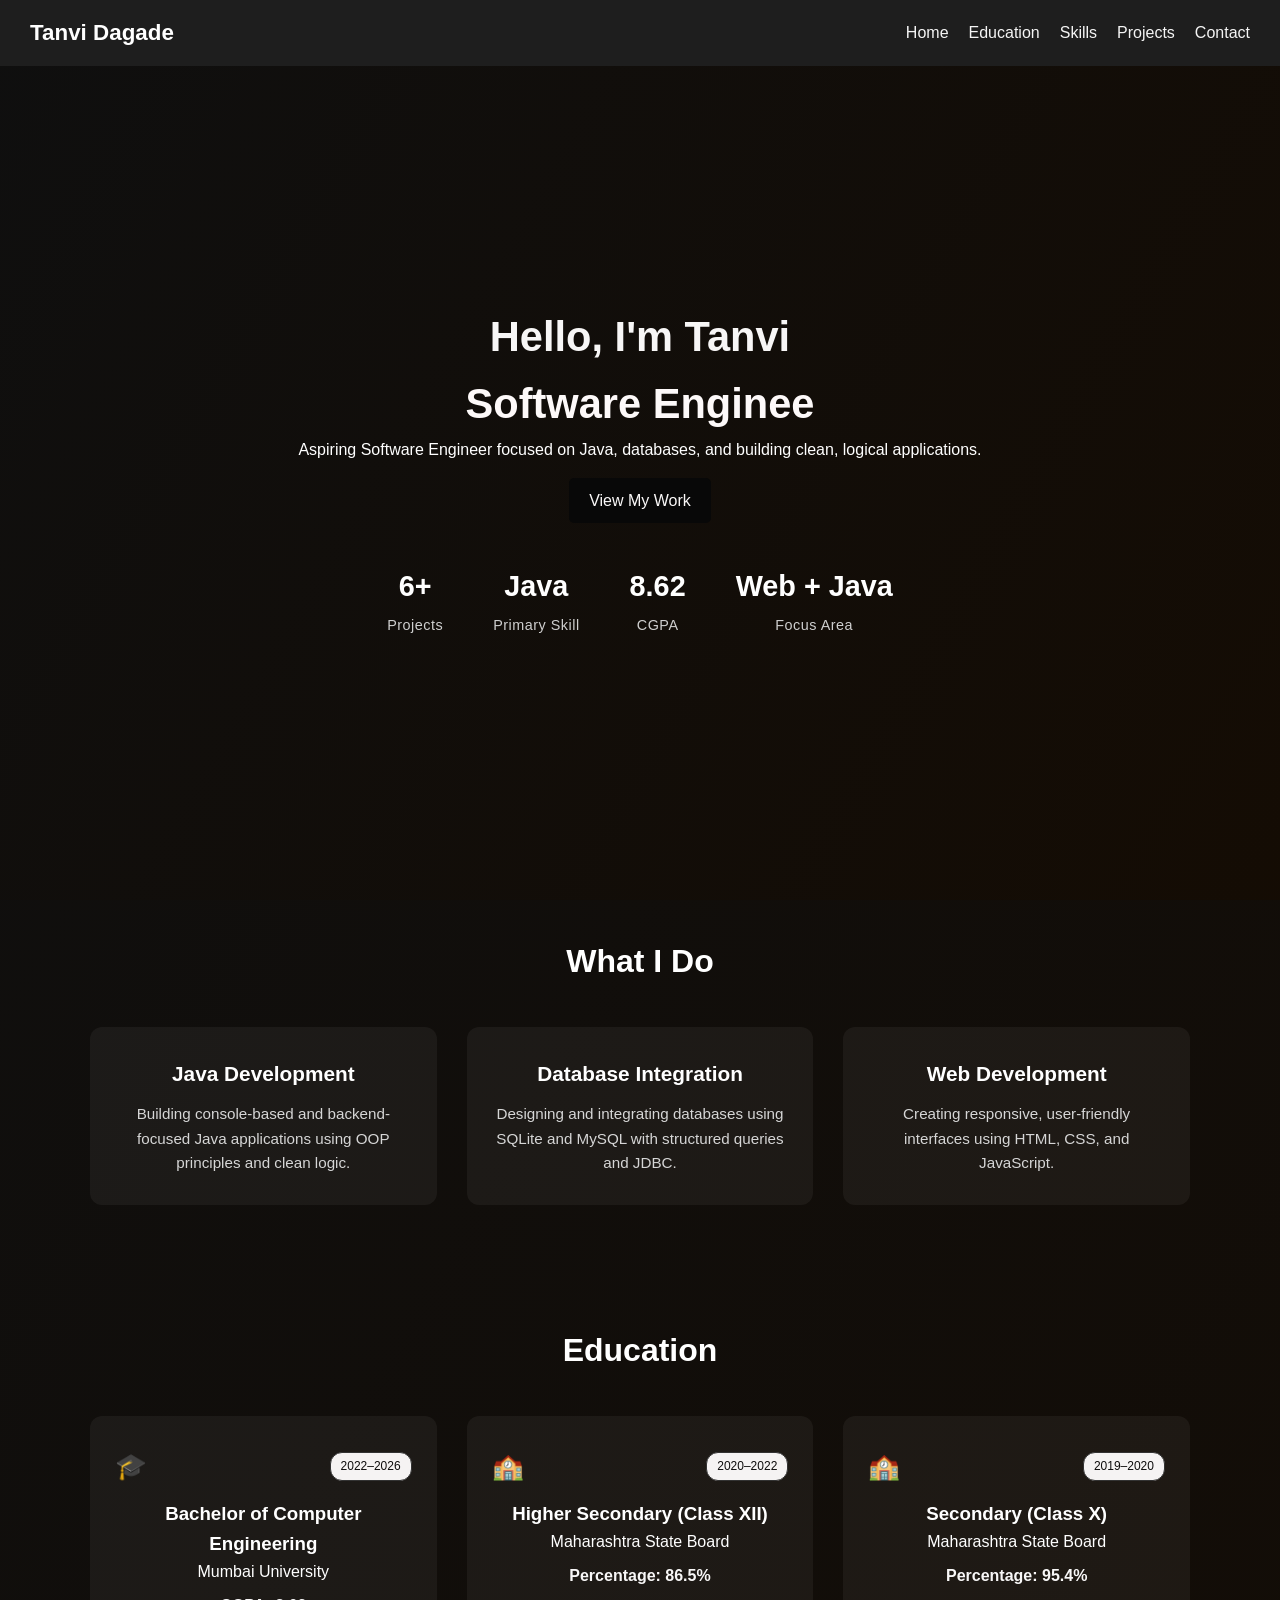
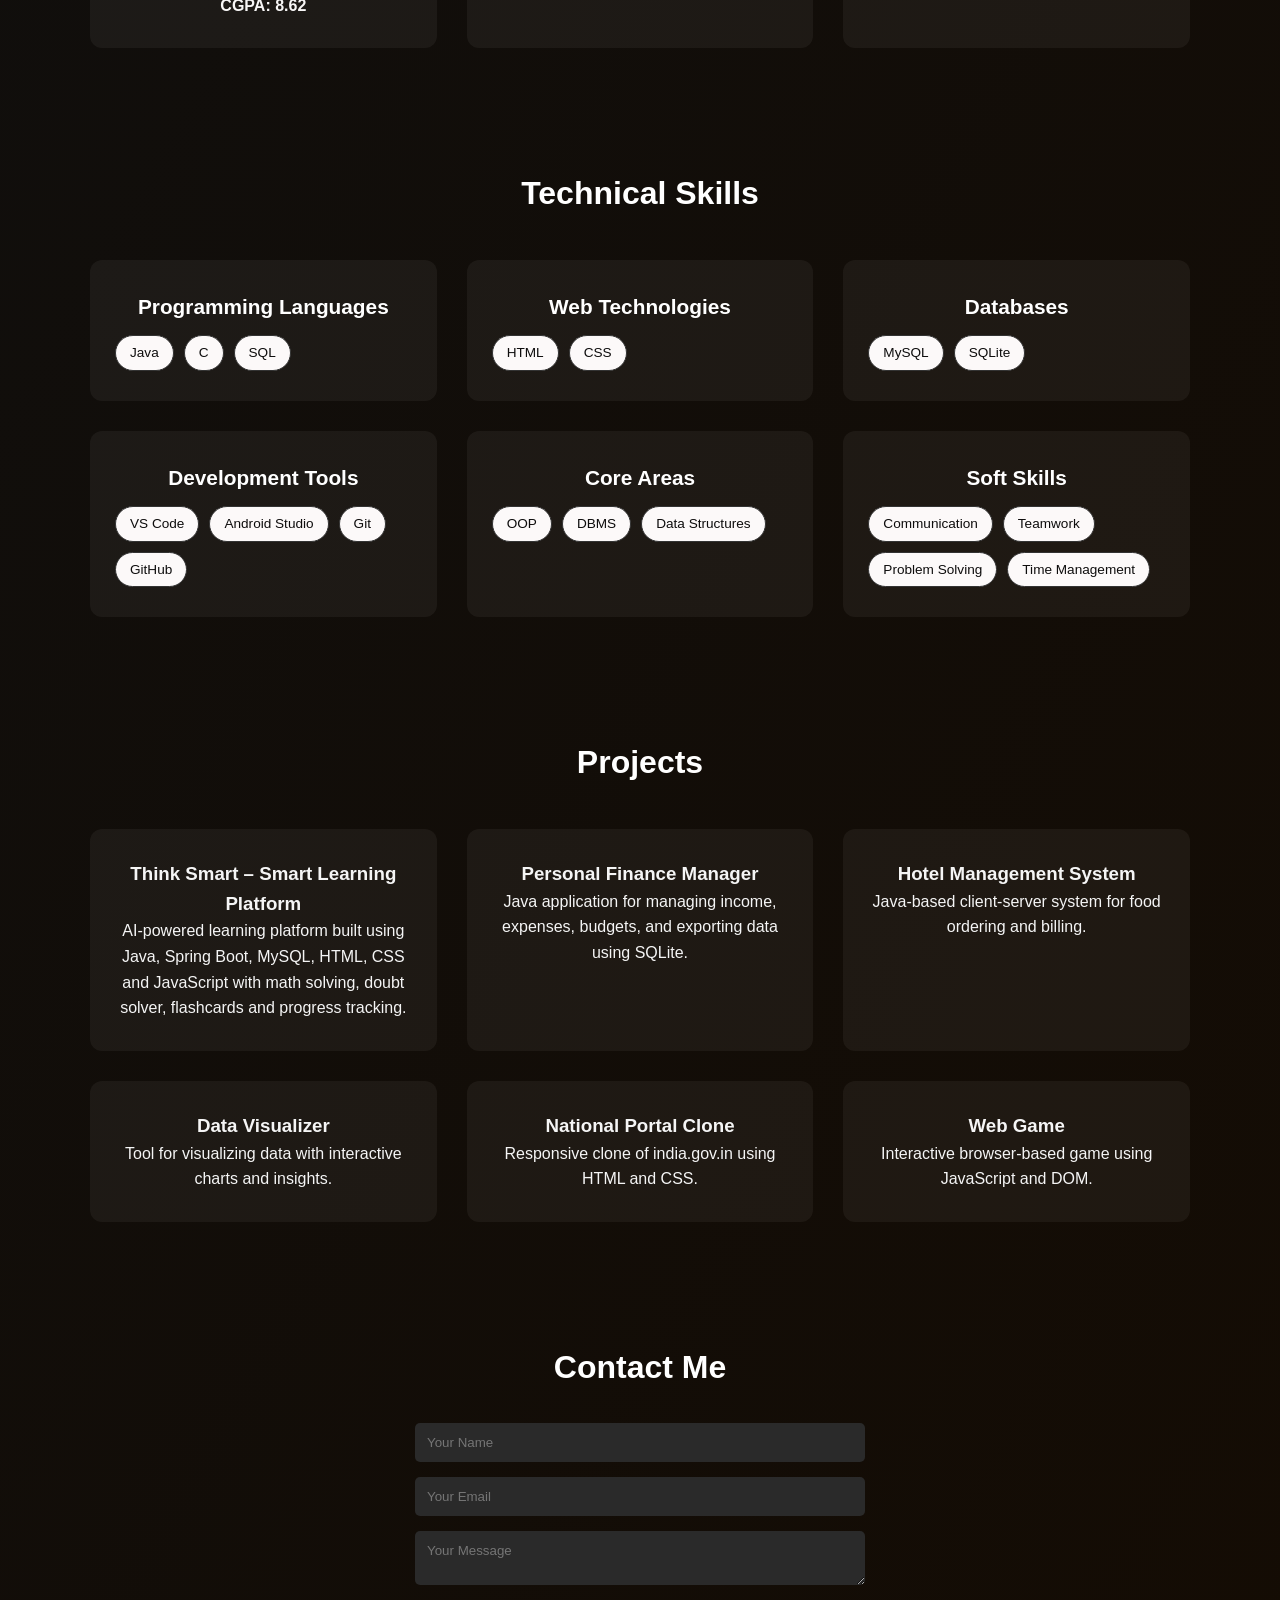
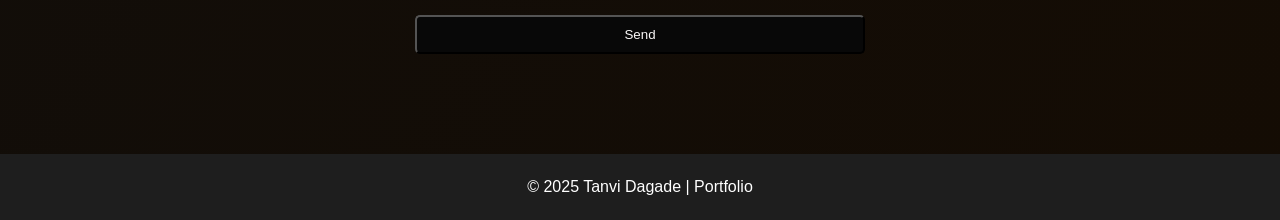
<file: index.html>
<!DOCTYPE html>
<html lang="en">

<head>
    <meta charset="UTF-8" />
    <meta name="viewport" content="width=device-width, initial-scale=1.0" />
    <title>Tanvi Dagade - Portfolio</title>
    <link rel="stylesheet" href="style.css" />
</head>

<body>

    <!-- Floating Background -->
    <div class="floating-bg">
        <span></span>
        <span></span>
        <span></span>
        <span></span>
        <span></span>
        <span></span>
    </div>

    <!-- ===== Navbar ===== -->
    <header>
        <nav>
            <h2 class="logo">Tanvi Dagade</h2>
            <ul class="nav-links">
                <li><a href="#home">Home</a></li>
                <li><a href="#education">Education</a></li>
                <li><a href="#skills">Skills</a></li>
                <li><a href="#projects">Projects</a></li>
                <li><a href="#contact">Contact</a></li>
            </ul>
        </nav>
    </header>

    <!-- ===== Hero ===== -->
    <section id="home" class="section hero">
        <div class="hero-content">
            <h1 style="color: rgb(247, 246, 246);">
                Hello, I'm Tanvi <br>
                <span class="highlight" id="typing" style="color: rgb(253, 249, 249);"></span>
            </h1>

            <p>
                Aspiring Software Engineer focused on Java, databases,
                and building clean, logical applications.
            </p>

            <a href="#projects" class="btn">View My Work</a>

            <!-- HERO STATS -->
            <div class="hero-stats">
                <div>
                    <h3>6+</h3>
                    <p>Projects</p>
                </div>
                <div>
                    <h3>Java</h3>
                    <p>Primary Skill</p>
                </div>
                <div>
                    <h3>8.62</h3>
                    <p>CGPA</p>
                </div>
                <div>
                    <h3>Web + Java</h3>
                    <p>Focus Area</p>
                </div>
            </div>
        </div>
    </section>

    <!-- ===== What I Do ===== -->
    <section class="section what-i-do">
        <h2 class="section-title">What I Do</h2>

        <div class="what-grid">
            <div class="what-card">
                <h3>Java Development</h3>
                <p>
                    Building console-based and backend-focused Java applications
                    using OOP principles and clean logic.
                </p>
            </div>

            <div class="what-card">
                <h3>Database Integration</h3>
                <p>
                    Designing and integrating databases using SQLite and MySQL
                    with structured queries and JDBC.
                </p>
            </div>

            <div class="what-card">
                <h3>Web Development</h3>
                <p>
                    Creating responsive, user-friendly interfaces using
                    HTML, CSS, and JavaScript.
                </p>
            </div>
        </div>
    </section>

    <!-- ===== Education ===== -->
    <section id="education" class="section">
        <h2 class="section-title">Education</h2>

        <div class="education-grid">

            <div class="education-card">
                <div class="edu-header">
                    <span class="edu-icon">🎓</span>
                    <span class="edu-badge">2022–2026</span>
                </div>
                <h3>Bachelor of Computer Engineering</h3>
                <p>Mumbai University</p>
                <p class="edu-score">CGPA: 8.62</p>
            </div>

            <div class="education-card">
                <div class="edu-header">
                    <span class="edu-icon">🏫</span>
                    <span class="edu-badge">2020–2022</span>
                </div>
                <h3>Higher Secondary (Class XII)</h3>
                <p>Maharashtra State Board</p>
                <p class="edu-score">Percentage: 86.5%</p>
            </div>

            <div class="education-card">
                <div class="edu-header">
                    <span class="edu-icon">🏫</span>
                    <span class="edu-badge">2019–2020</span>
                </div>
                <h3>Secondary (Class X)</h3>
                <p>Maharashtra State Board</p>
                <p class="edu-score">Percentage: 95.4%</p>
            </div>

        </div>
    </section>

    <!-- ===== Skills ===== -->
    <section id="skills" class="section">
        <h2 class="section-title">Technical Skills</h2>

        <div class="skills-grid">

            <div class="skills-block">
                <h3>Programming Languages</h3>
                <div class="skill-tags">
                    <span>Java</span>
                    <span>C</span>
                    <span>SQL</span>
                </div>
            </div>

            <div class="skills-block">
                <h3>Web Technologies</h3>
                <div class="skill-tags">
                    <span>HTML</span>
                    <span>CSS</span>
                </div>
            </div>

            <div class="skills-block">
                <h3>Databases</h3>
                <div class="skill-tags">
                    <span>MySQL</span>
                    <span>SQLite</span>
                </div>
            </div>

            <div class="skills-block">
                <h3>Development Tools</h3>
                <div class="skill-tags">
                    <span>VS Code</span>
                    <span>Android Studio</span>
                    <span>Git</span>
                    <span>GitHub</span>
                </div>
            </div>

            <div class="skills-block">
                <h3>Core Areas</h3>
                <div class="skill-tags">
                    <span>OOP</span>
                    <span>DBMS</span>
                    <span>Data Structures</span>
                </div>
            </div>

            <div class="skills-block">
                <h3>Soft Skills</h3>
                <div class="skill-tags">
                    <span>Communication</span>
                    <span>Teamwork</span>
                    <span>Problem Solving</span>
                    <span>Time Management</span>
                </div>
            </div>

        </div>
    </section>

    <!-- ===== Projects ===== -->
    <section id="projects" class="section">
        <h2 class="section-title">Projects</h2>

        <div class="projects-grid">

            <a href="projects/think-smart.html" class="project-card">
                <h3>Think Smart – Smart Learning Platform</h3>
                <p>
                    AI-powered learning platform built using Java, Spring Boot,
                    MySQL, HTML, CSS and JavaScript with math solving,
                    doubt solver, flashcards and progress tracking.
                </p>
            </a>

            <a href="projects/finance-manager.html" class="project-card">
                <h3>Personal Finance Manager</h3>
                <p>
                    Java application for managing income, expenses, budgets,
                    and exporting data using SQLite.
                </p>
            </a>

            <a href="projects/hotel-management.html" class="project-card">
                <h3>Hotel Management System</h3>
                <p>
                    Java-based client-server system for food ordering and billing.
                </p>
            </a>

            <a href="projects/data-visualizer.html" class="project-card">
                <h3>Data Visualizer</h3>
                <p>
                    Tool for visualizing data with interactive charts and insights.
                </p>
            </a>

            <a href="projects/national-portal.html" class="project-card">
                <h3>National Portal Clone</h3>
                <p>
                    Responsive clone of india.gov.in using HTML and CSS.
                </p>
            </a>

            <a href="projects/web-game.html" class="project-card">
                <h3>Web Game</h3>
                <p>
                    Interactive browser-based game using JavaScript and DOM.
                </p>
            </a>

        </div>
    </section>

    <!-- ===== Contact ===== -->
    <section id="contact" class="section">
        <h2 class="section-title">Contact Me</h2>

        <form id="contactForm">
            <input type="text" placeholder="Your Name" required />
            <input type="email" placeholder="Your Email" required />
            <textarea placeholder="Your Message" required></textarea>
            <button type="submit" class="btn">Send</button>
        </form>

        <p id="formMessage" class="form-msg"></p>
    </section>

    <!-- ===== Footer ===== -->
    <footer>
        <p>© 2025 Tanvi Dagade | Portfolio</p>
    </footer>

    <script src="script.js"></script>
</body>

</html>
</file>
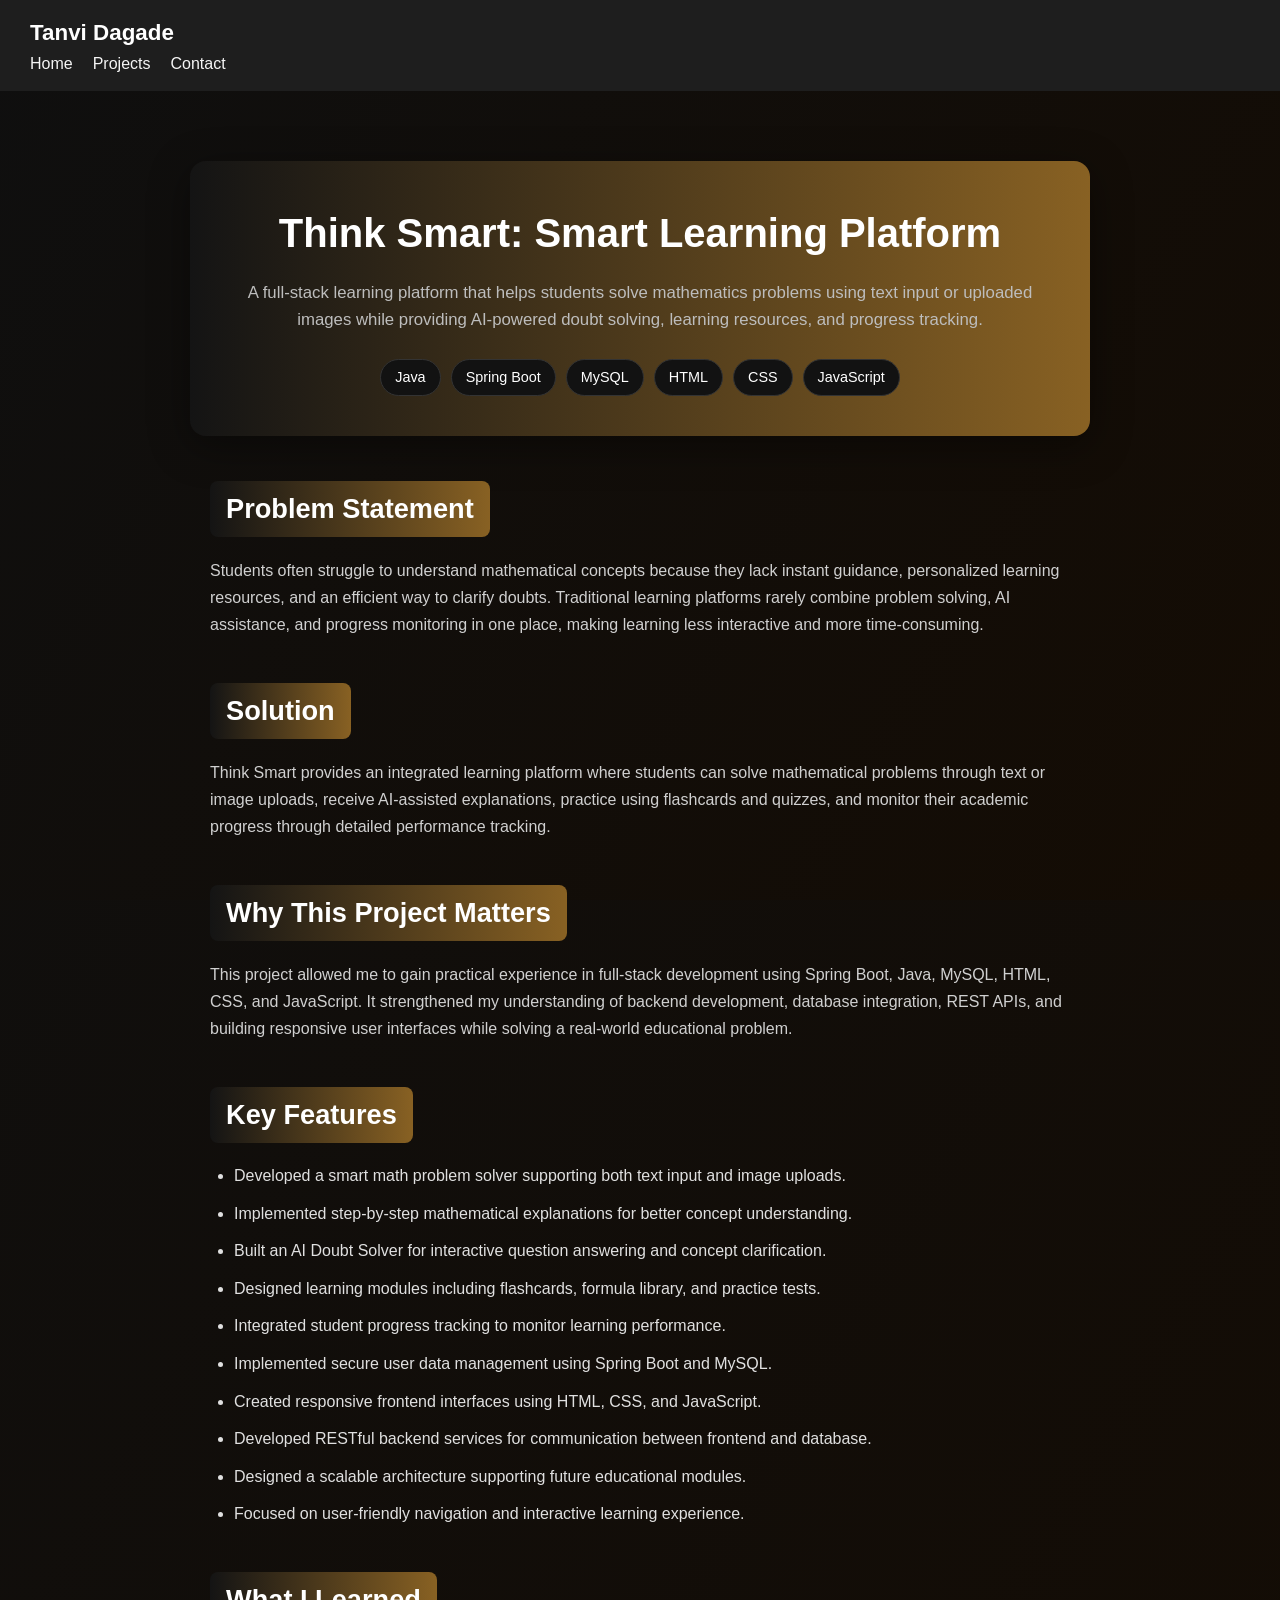
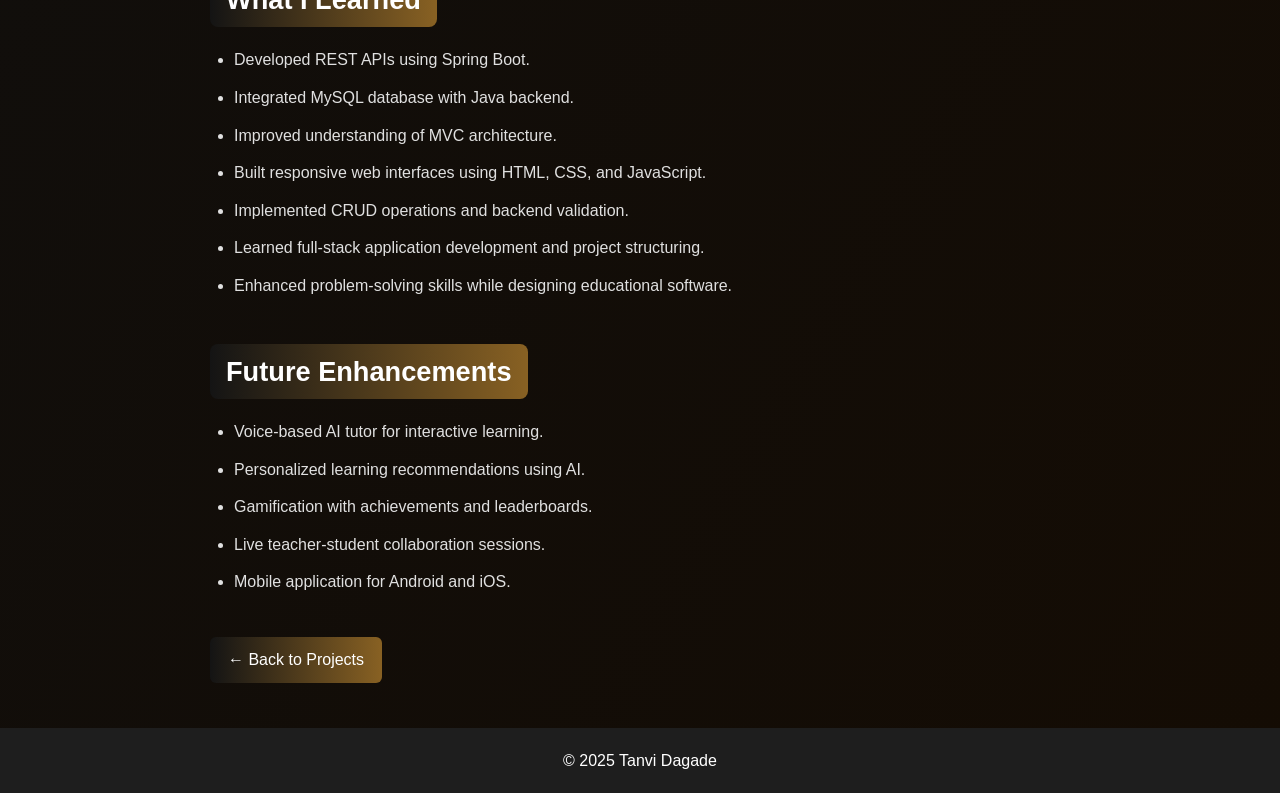
<file: think-smart.html>
<!DOCTYPE html>
<html lang="en">

<head>
    <meta charset="UTF-8">
    <title>Think Smart | Tanvi Dagade</title>
    <meta name="viewport" content="width=device-width, initial-scale=1.0">

    <!-- MAIN PORTFOLIO CSS -->
    <link rel="stylesheet" href="../style.css">

    <style>
        /* ===== HERO ===== */
        .project-hero {
            max-width: 900px;
            margin: 70px auto 40px;
            padding: 40px;
            text-align: center;
            border-radius: 16px;
            background: linear-gradient(90deg, #141414, #886123);
            box-shadow: 0 10px 40px rgba(0, 0, 0, 0.4);
        }

        .project-hero h1 {
            font-size: 2.5rem;
            margin-bottom: 15px;
        }

        .project-hero p {
            color: #bdbdbd;
            font-size: 1.05rem;
        }

        .tech-badges {
            display: flex;
            justify-content: center;
            flex-wrap: wrap;
            gap: 10px;
            margin-top: 20px;
        }

        /* ===== CONTENT ===== */
        .content-box {
            max-width: 900px;
            margin: 45px auto;
            padding: 0 20px;
        }

        .content-box h2 {
            display: inline-block;
            margin-bottom: 20px;
            padding: 6px 16px;
            border-radius: 8px;
            font-size: 1.7rem;
            background: linear-gradient(90deg, #141414, #886123);
        }

        .content-box p {
            color: #d0d0d0;
            line-height: 1.7;
            margin-bottom: 20px;
        }

        .content-box ul {
            list-style-type: disc;
            list-style-position: outside;
            padding-left: 24px;
        }

        .content-box li {
            margin-bottom: 12px;
            color: #e0e0e0;
            line-height: 1.6;
        }

        .back-btn {
            display: inline-block;
            margin-top: 30px;
            padding: 10px 18px;
            border-radius: 6px;
            text-decoration: none;
            color: #fff;
            background: linear-gradient(90deg, #141414, #886123);
            transition: transform .3s ease;
        }

        .back-btn:hover {
            transform: translateX(-6px);
        }

        .reveal {
            opacity: 0;
            transform: translateY(40px);
            transition: .8s;
        }

        .reveal.active {
            opacity: 1;
            transform: translateY(0);
        }

        @media(max-width:600px) {
            .project-hero h1 {
                font-size: 2rem;
            }
        }
    </style>

</head>

<body>

    <header>
        <h2 class="logo">Tanvi Dagade</h2>

        <ul class="nav-links">
            <li><a href="../index.html">Home</a></li>
            <li><a href="../index.html#projects">Projects</a></li>
            <li><a href="../index.html#contact">Contact</a></li>
        </ul>
    </header>

    <!-- HERO -->

    <section class="project-hero reveal">

        <h1>Think Smart: Smart Learning Platform</h1>

        <p>
            A full-stack learning platform that helps students solve mathematics
            problems using text input or uploaded images while providing
            AI-powered doubt solving, learning resources, and progress tracking.
        </p>

        <div class="tech-badges">
            <span>Java</span>
            <span>Spring Boot</span>
            <span>MySQL</span>
            <span>HTML</span>
            <span>CSS</span>
            <span>JavaScript</span>
        </div>

    </section>


    <!-- PROBLEM -->

    <section class="content-box reveal">

        <h2>Problem Statement</h2>

        <p>
            Students often struggle to understand mathematical concepts because
            they lack instant guidance, personalized learning resources, and an
            efficient way to clarify doubts. Traditional learning platforms rarely
            combine problem solving, AI assistance, and progress monitoring in one
            place, making learning less interactive and more time-consuming.
        </p>

    </section>


    <!-- SOLUTION -->

    <section class="content-box reveal">

        <h2>Solution</h2>

        <p>
            Think Smart provides an integrated learning platform where students can
            solve mathematical problems through text or image uploads, receive
            AI-assisted explanations, practice using flashcards and quizzes, and
            monitor their academic progress through detailed performance tracking.
        </p>

    </section>


    <!-- WHY -->

    <section class="content-box reveal">

        <h2>Why This Project Matters</h2>

        <p>
            This project allowed me to gain practical experience in full-stack
            development using Spring Boot, Java, MySQL, HTML, CSS, and JavaScript.
            It strengthened my understanding of backend development, database
            integration, REST APIs, and building responsive user interfaces while
            solving a real-world educational problem.
        </p>

    </section>


    <!-- FEATURES -->

    <section class="content-box reveal">

        <h2>Key Features</h2>

        <ul>

            <li>Developed a smart math problem solver supporting both text input and image uploads.</li>

            <li>Implemented step-by-step mathematical explanations for better concept understanding.</li>

            <li>Built an AI Doubt Solver for interactive question answering and concept clarification.</li>

            <li>Designed learning modules including flashcards, formula library, and practice tests.</li>

            <li>Integrated student progress tracking to monitor learning performance.</li>

            <li>Implemented secure user data management using Spring Boot and MySQL.</li>

            <li>Created responsive frontend interfaces using HTML, CSS, and JavaScript.</li>

            <li>Developed RESTful backend services for communication between frontend and database.</li>

            <li>Designed a scalable architecture supporting future educational modules.</li>

            <li>Focused on user-friendly navigation and interactive learning experience.</li>

        </ul>

    </section>


    <!-- LEARNINGS -->

    <section class="content-box reveal">

        <h2>What I Learned</h2>

        <ul>

            <li>Developed REST APIs using Spring Boot.</li>

            <li>Integrated MySQL database with Java backend.</li>

            <li>Improved understanding of MVC architecture.</li>

            <li>Built responsive web interfaces using HTML, CSS, and JavaScript.</li>

            <li>Implemented CRUD operations and backend validation.</li>

            <li>Learned full-stack application development and project structuring.</li>

            <li>Enhanced problem-solving skills while designing educational software.</li>

        </ul>

    </section>


    <!-- FUTURE -->

    <section class="content-box reveal">

        <h2>Future Enhancements</h2>

        <ul>

            <li>Voice-based AI tutor for interactive learning.</li>

            <li>Personalized learning recommendations using AI.</li>

            <li>Gamification with achievements and leaderboards.</li>

            <li>Live teacher-student collaboration sessions.</li>

            <li>Mobile application for Android and iOS.</li>

        </ul>

        <a href="../index.html#projects" class="back-btn">
            ← Back to Projects
        </a>

    </section>


    <footer>
        <p>© 2025 Tanvi Dagade</p>
    </footer>


    <script>

        document.addEventListener("DOMContentLoaded", () => {

            const elements = document.querySelectorAll(".reveal");

            const observer = new IntersectionObserver(entries => {

                entries.forEach(entry => {

                    if (entry.isIntersecting) {

                        entry.target.classList.add("active");

                    }

                });

            }, { threshold: .15 });

            elements.forEach(el => observer.observe(el));

        });

    </script>

</body>

</html>
</file>
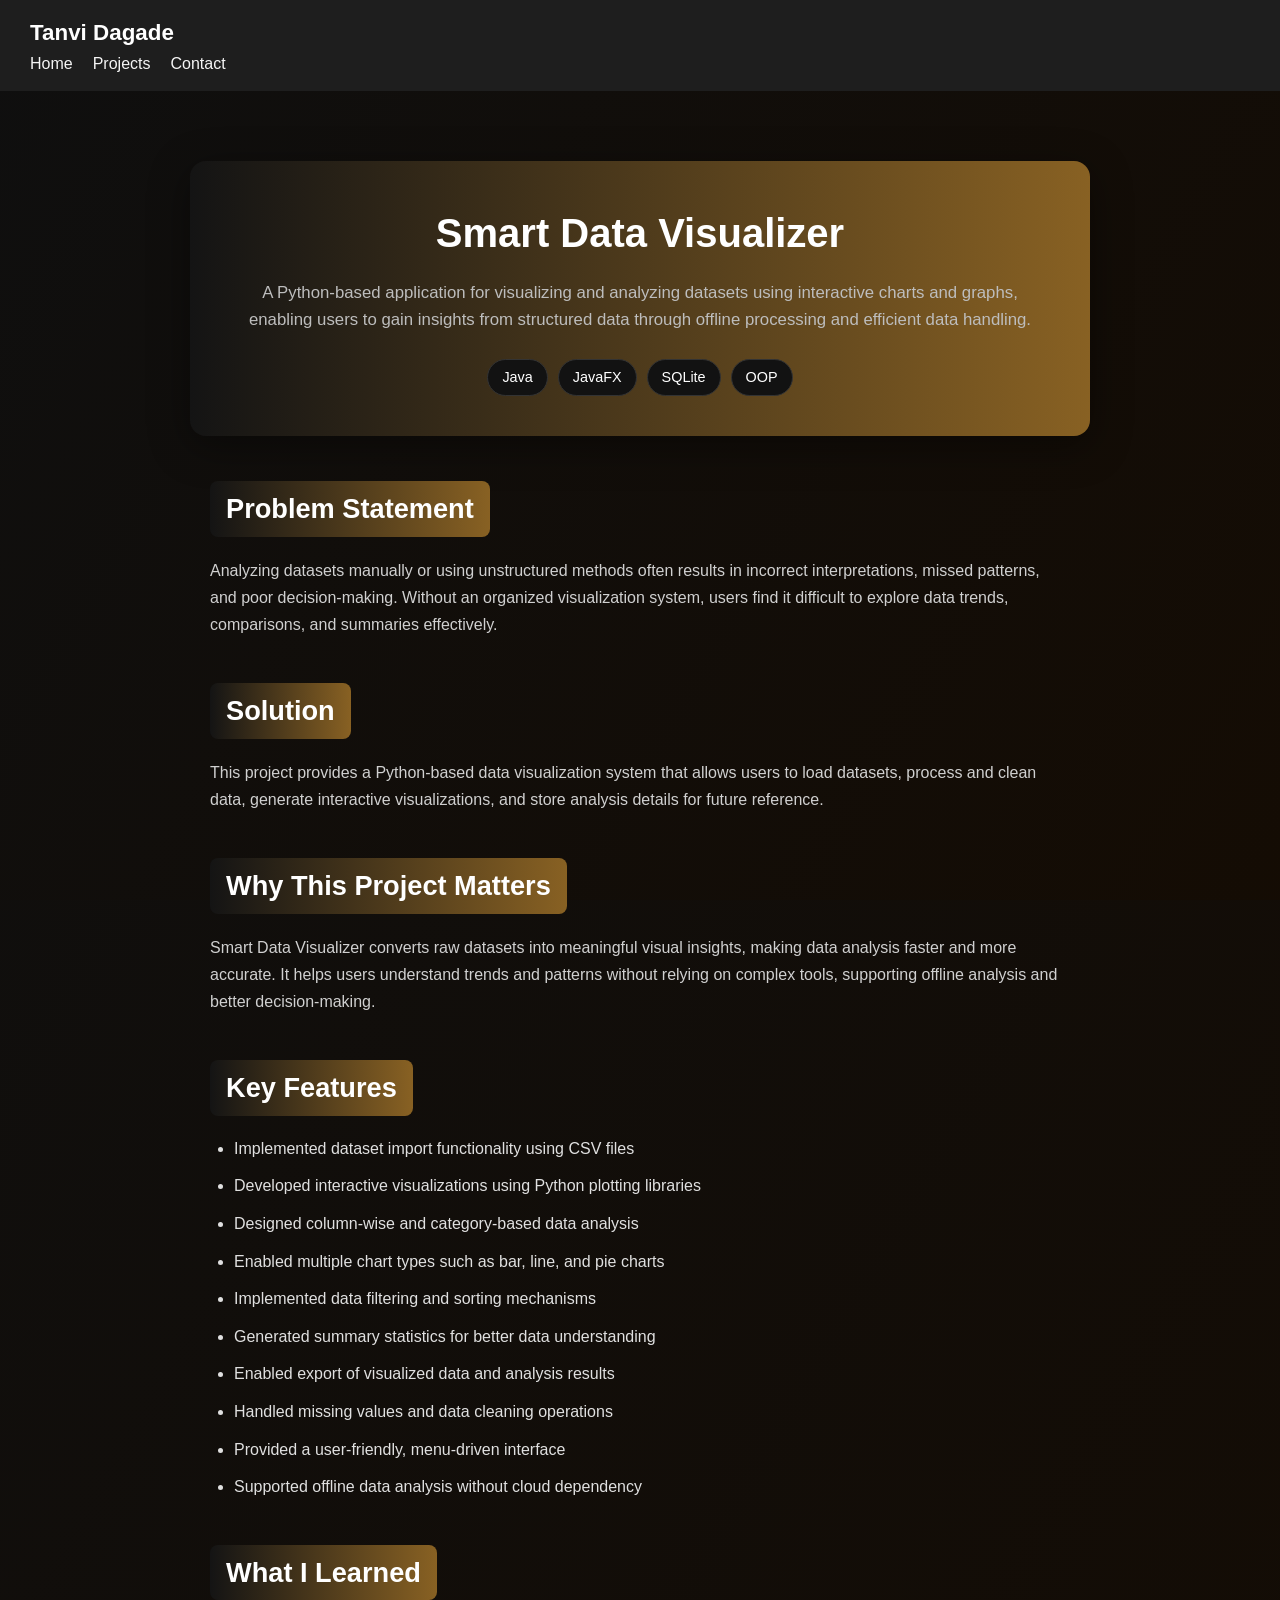
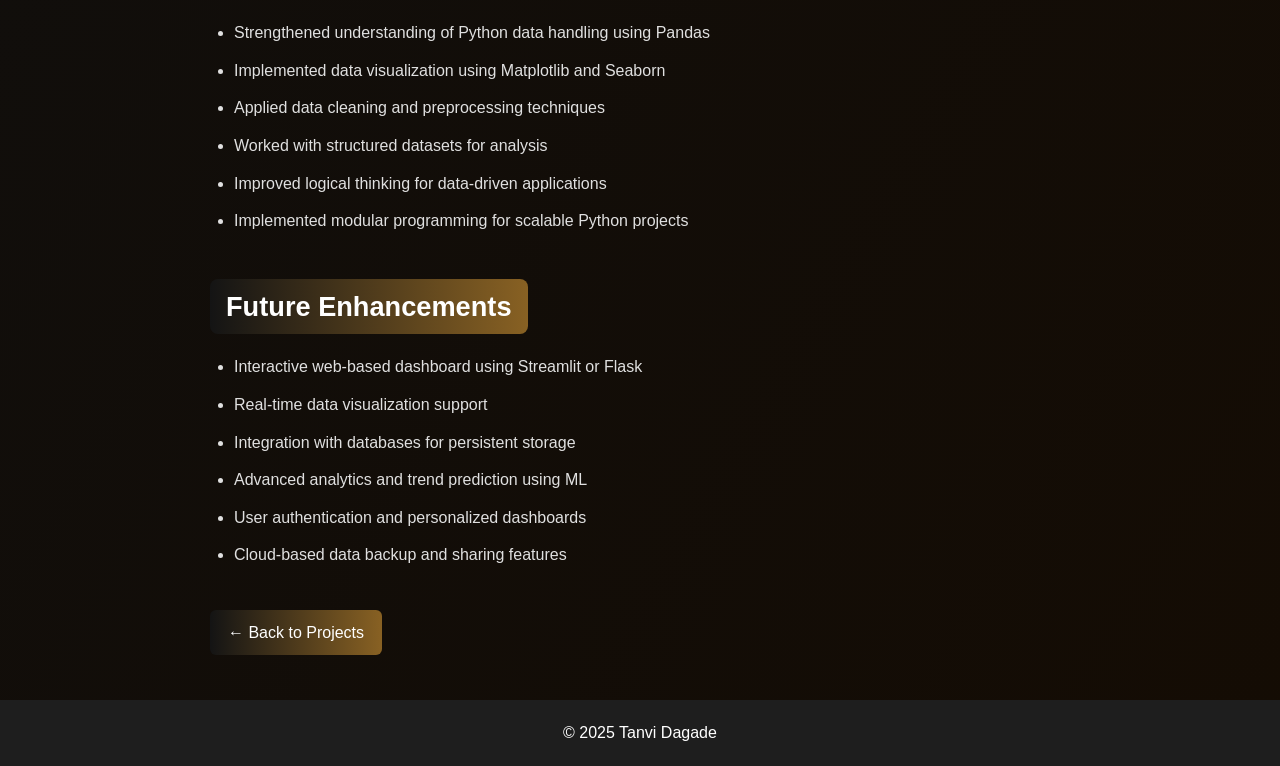
<file: Projects/data-visualizer.html>
<!DOCTYPE html>
<html lang="en">

<head>
    <meta charset="UTF-8">
    <title>Smart Data Visualizer | Tanvi Dagade</title>
    <meta name="viewport" content="width=device-width, initial-scale=1.0">

    <!-- MAIN PORTFOLIO CSS -->
    <link rel="stylesheet" href="../style.css">

    <style>
        /* ===== HERO ===== */
        .project-hero {
            max-width: 900px;
            margin: 70px auto 40px;
            padding: 40px;
            text-align: center;
            border-radius: 16px;
            background: linear-gradient(90deg, #141414, #886123);
            box-shadow: 0 10px 40px rgba(0, 0, 0, 0.4);
        }

        .project-hero h1 {
            font-size: 2.5rem;
            margin-bottom: 15px;
        }

        .project-hero p {
            color: #bdbdbd;
            font-size: 1.05rem;
        }

        .tech-badges {
            display: flex;
            justify-content: center;
            flex-wrap: wrap;
            gap: 10px;
            margin-top: 20px;
        }

        /* ===== CONTENT ===== */
        .content-box {
            max-width: 900px;
            margin: 45px auto;
            padding: 0 20px;
        }

        .content-box h2 {
            display: inline-block;
            margin-bottom: 20px;
            padding: 6px 16px;
            border-radius: 8px;
            font-size: 1.7rem;
            background: linear-gradient(90deg, #141414, #886123);
        }

        .content-box p {
            color: #d0d0d0;
            line-height: 1.7;
            margin-bottom: 20px;
        }

        /* ===== BULLETS (PERMANENT FIX) ===== */
        .content-box ul {
            list-style-type: disc;
            list-style-position: outside;
            padding-left: 24px;
            margin: 0;
        }

        .content-box ul li {
            margin-bottom: 12px;
            line-height: 1.6;
            color: #e0e0e0;
        }

        /* ===== BACK BUTTON ===== */
        .back-btn {
            display: inline-block;
            margin-top: 30px;
            padding: 10px 18px;
            border-radius: 6px;
            text-decoration: none;
            color: #fff;
            background: linear-gradient(90deg, #141414, #886123);
            transition: transform 0.3s ease;
        }

        .back-btn:hover {
            transform: translateX(-6px);
        }

        /* ===== ANIMATIONS ===== */
        .reveal {
            opacity: 0;
            transform: translateY(40px);
            transition: all 0.8s ease;
        }

        .reveal.active {
            opacity: 1;
            transform: translateY(0);
        }

        /* ===== MOBILE ===== */
        @media (max-width: 600px) {
            .project-hero h1 {
                font-size: 2rem;
            }

            .content-box {
                margin: 35px auto;
            }
        }
    </style>
</head>

<body>

    <!-- HEADER -->
    <header>
        <h2 class="logo">Tanvi Dagade</h2>
        <ul class="nav-links">
            <li><a href="../index.html">Home</a></li>
            <li><a href="../index.html#projects">Projects</a></li>
            <li><a href="../index.html#contact">Contact</a></li>
        </ul>
    </header>

    <!-- HERO -->
    <section class="project-hero reveal">
        <h1>Smart Data Visualizer</h1>
        <p>
            A Python-based application for visualizing and analyzing datasets using
            interactive charts and graphs, enabling users to gain insights from structured
            data through offline processing and efficient data handling.
        </p>

        <div class="tech-badges">
            <span>Java</span>
            <span>JavaFX</span>
            <span>SQLite</span>
            <span>OOP</span>
        </div>
    </section>

    <!-- PROBLEM -->
    <section class="content-box reveal">
        <h2>Problem Statement</h2>
        <p>
            Analyzing datasets manually or using unstructured methods often results in 
            incorrect interpretations, missed patterns, and poor decision-making. Without an 
            organized visualization system, users find it difficult to explore data trends, 
            comparisons, and summaries effectively.
        </p>
    </section>

    <!-- SOLUTION -->
    <section class="content-box reveal">
        <h2>Solution</h2>
        <p>
            This project provides a Python-based data visualization system that allows 
            users to load datasets, process and clean data, generate interactive visualizations, 
            and store analysis details for future reference.
        </p>
    </section>

    <section class="content-box reveal">
        <h2>Why This Project Matters</h2>
        <p>
            Smart Data Visualizer converts raw datasets into meaningful visual insights,
            making data analysis faster and more accurate. It helps users understand trends
            and patterns without relying on complex tools, supporting offline analysis and
            better decision-making.
        </p>
    </section>

    <!-- FEATURES -->
    <section class="content-box reveal">
        <h2>Key Features</h2>
        <ul>
            <li>Implemented dataset import functionality using CSV files</li>
            <li>Developed interactive visualizations using Python plotting libraries</li>
            <li>Designed column-wise and category-based data analysis</li>
            <li>Enabled multiple chart types such as bar, line, and pie charts</li>
            <li>Implemented data filtering and sorting mechanisms</li>
            <li>Generated summary statistics for better data understanding</li>
            <li>Enabled export of visualized data and analysis results</li>
            <li>Handled missing values and data cleaning operations</li>
            <li>Provided a user-friendly, menu-driven interface</li>
            <li>Supported offline data analysis without cloud dependency</li>
        </ul>

    </section>

    <!-- LEARNINGS -->
    <section class="content-box reveal">
        <h2>What I Learned</h2>
        <ul>
            <li>Strengthened understanding of Python data handling using Pandas</li>
            <li>Implemented data visualization using Matplotlib and Seaborn</li>
            <li>Applied data cleaning and preprocessing techniques</li>
            <li>Worked with structured datasets for analysis</li>
            <li>Improved logical thinking for data-driven applications</li>
            <li>Implemented modular programming for scalable Python projects</li>

        </ul>

    </section>

    <!-- FUTURE -->
    <section class="content-box reveal">
        <h2>Future Enhancements</h2>
        <ul>
            <li>Interactive web-based dashboard using Streamlit or Flask</li>
            <li>Real-time data visualization support</li>
            <li>Integration with databases for persistent storage</li>
            <li>Advanced analytics and trend prediction using ML</li>
            <li>User authentication and personalized dashboards</li>
            <li>Cloud-based data backup and sharing features</li>

        </ul>

        <a href="../index.html#projects" class="back-btn">← Back to Projects</a>
    </section>

    <!-- FOOTER -->
    <footer>
        <p>© 2025 Tanvi Dagade</p>
    </footer>

    <!-- JS -->
    <script>
        document.addEventListener("DOMContentLoaded", () => {
            const elements = document.querySelectorAll(".reveal");

            const observer = new IntersectionObserver(entries => {
                entries.forEach(entry => {
                    if (entry.isIntersecting) {
                        entry.target.classList.add("active");
                    }
                });
            }, { threshold: 0.15 });

            elements.forEach(el => observer.observe(el));
        });
    </script>

</body>

</html>
</file>
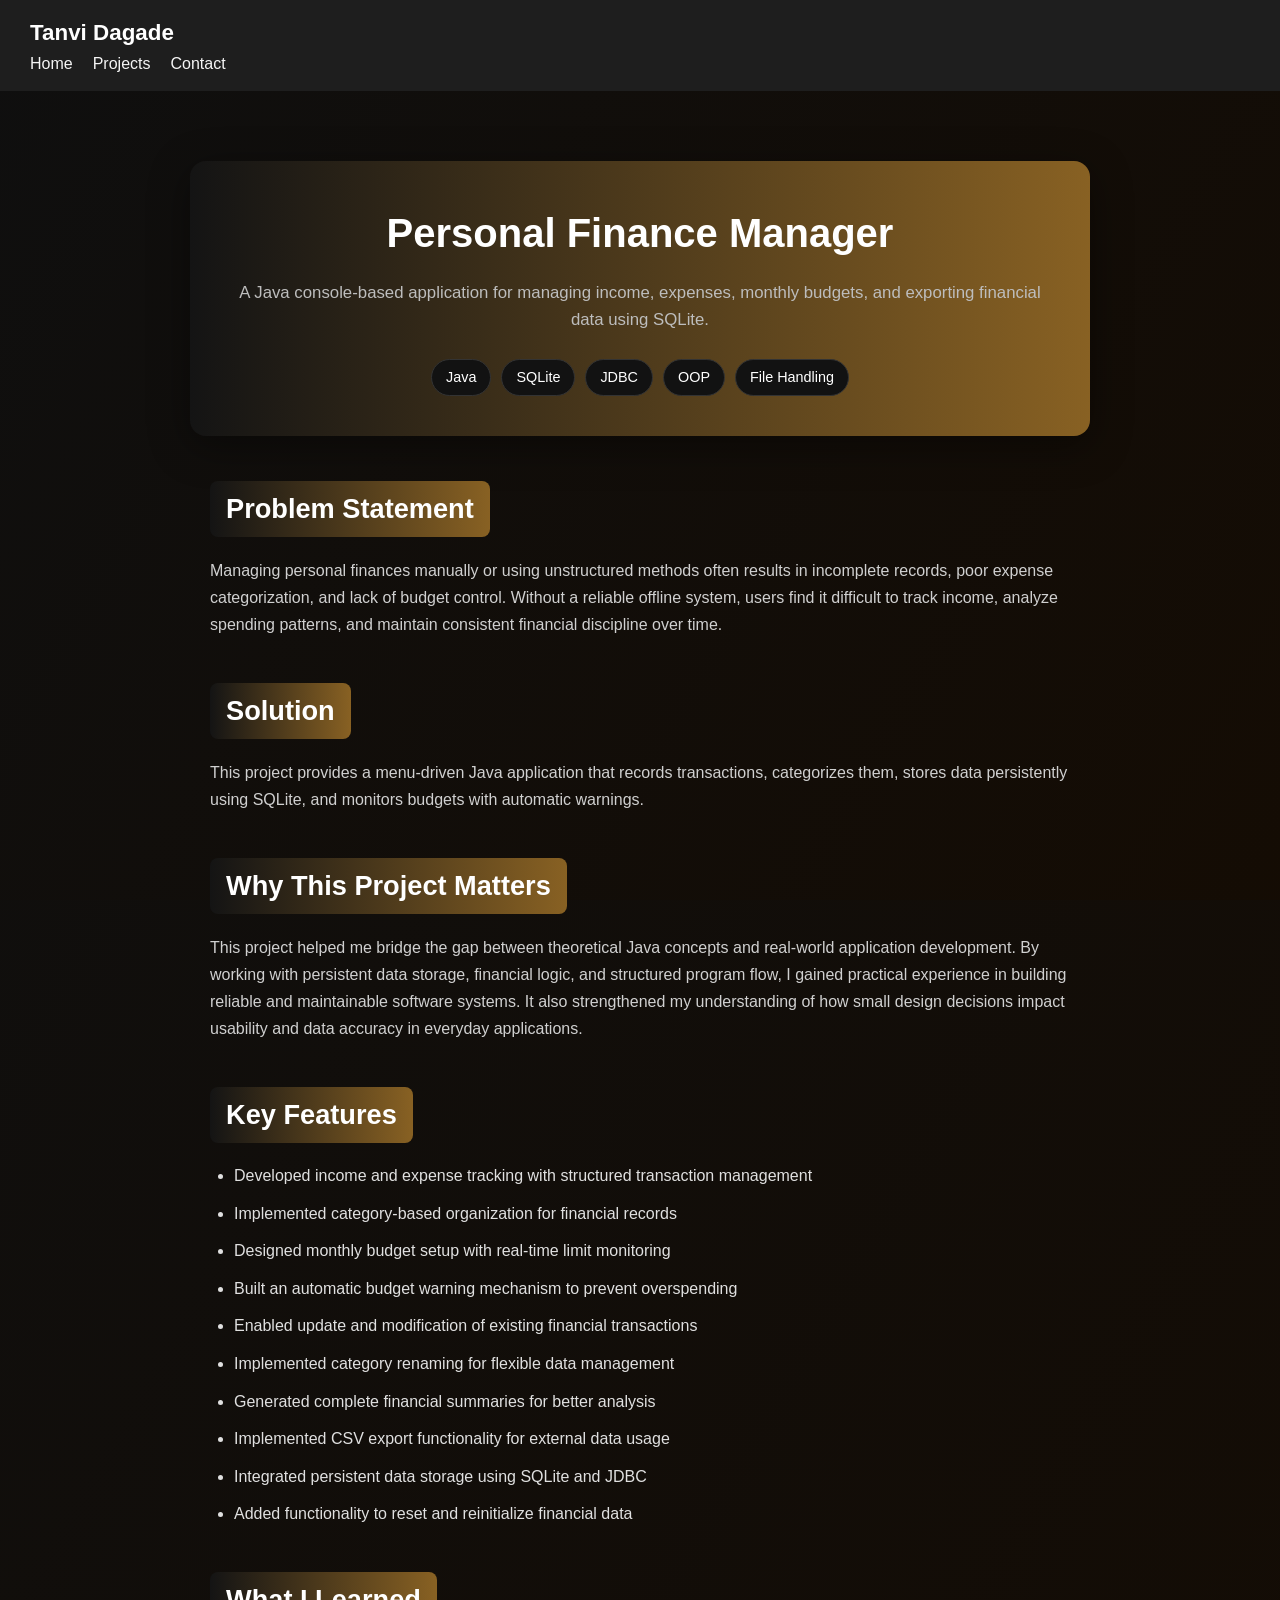
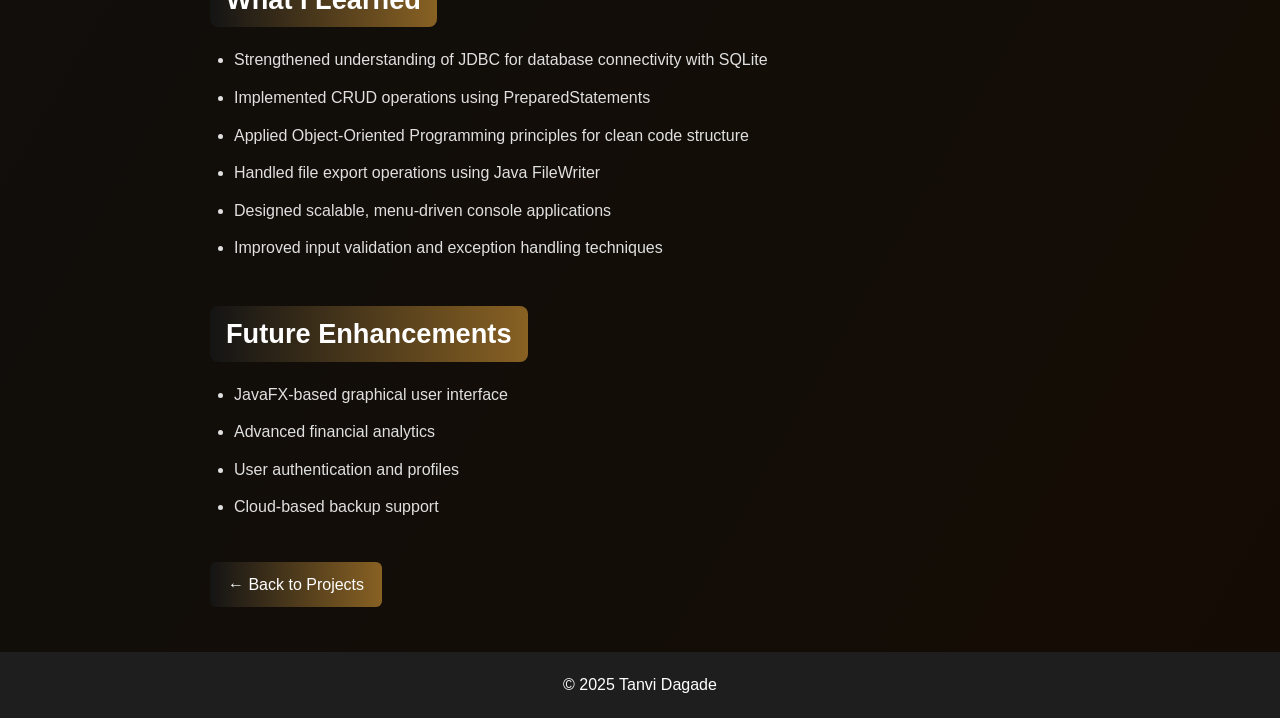
<file: Projects/finance-manager.html>
<!DOCTYPE html>
<html lang="en">

<head>
    <meta charset="UTF-8">
    <title>Personal Finance Manager | Tanvi Dagade</title>
    <meta name="viewport" content="width=device-width, initial-scale=1.0">

    <!-- MAIN PORTFOLIO CSS -->
    <link rel="stylesheet" href="../style.css">

    <style>
        /* ===== HERO ===== */
        .project-hero {
            max-width: 900px;
            margin: 70px auto 40px;
            padding: 40px;
            text-align: center;
            border-radius: 16px;
            background: linear-gradient(90deg, #141414, #886123);
            box-shadow: 0 10px 40px rgba(0, 0, 0, 0.4);
        }

        .project-hero h1 {
            font-size: 2.5rem;
            margin-bottom: 15px;
        }

        .project-hero p {
            color: #bdbdbd;
            font-size: 1.05rem;
        }

        .tech-badges {
            display: flex;
            justify-content: center;
            flex-wrap: wrap;
            gap: 10px;
            margin-top: 20px;
        }

        /* ===== CONTENT ===== */
        .content-box {
            max-width: 900px;
            margin: 45px auto;
            padding: 0 20px;
        }

        .content-box h2 {
            display: inline-block;
            margin-bottom: 20px;
            padding: 6px 16px;
            border-radius: 8px;
            font-size: 1.7rem;
            background: linear-gradient(90deg, #141414, #886123);
        }

        .content-box p {
            color: #d0d0d0;
            line-height: 1.7;
            margin-bottom: 20px;
        }

        /* ===== BULLETS (PERMANENT FIX) ===== */
        .content-box ul {
            list-style-type: disc;
            list-style-position: outside;
            padding-left: 24px;
            margin: 0;
        }

        .content-box ul li {
            margin-bottom: 12px;
            line-height: 1.6;
            color: #e0e0e0;
        }

        /* ===== BACK BUTTON ===== */
        .back-btn {
            display: inline-block;
            margin-top: 30px;
            padding: 10px 18px;
            border-radius: 6px;
            text-decoration: none;
            color: #fff;
            background: linear-gradient(90deg, #141414, #886123);
            transition: transform 0.3s ease;
        }

        .back-btn:hover {
            transform: translateX(-6px);
        }

        /* ===== ANIMATIONS ===== */
        .reveal {
            opacity: 0;
            transform: translateY(40px);
            transition: all 0.8s ease;
        }

        .reveal.active {
            opacity: 1;
            transform: translateY(0);
        }

        /* ===== MOBILE ===== */
        @media (max-width: 600px) {
            .project-hero h1 {
                font-size: 2rem;
            }

            .content-box {
                margin: 35px auto;
            }
        }
    </style>
</head>

<body>

    <!-- HEADER -->
    <header>
        <h2 class="logo">Tanvi Dagade</h2>
        <ul class="nav-links">
            <li><a href="../index.html">Home</a></li>
            <li><a href="../index.html#projects">Projects</a></li>
            <li><a href="../index.html#contact">Contact</a></li>
        </ul>
    </header>

    <!-- HERO -->
    <section class="project-hero reveal">
        <h1>Personal Finance Manager</h1>
        <p>
            A Java console-based application for managing income, expenses, monthly budgets,
            and exporting financial data using SQLite.
        </p>

        <div class="tech-badges">
            <span>Java</span>
            <span>SQLite</span>
            <span>JDBC</span>
            <span>OOP</span>
            <span>File Handling</span>
        </div>
    </section>

    <!-- PROBLEM -->
    <section class="content-box reveal">
        <h2>Problem Statement</h2>
        <p>
            Managing personal finances manually or using unstructured methods often
            results in incomplete records, poor expense categorization, and lack of
            budget control. Without a reliable offline system, users find it difficult
            to track income, analyze spending patterns, and maintain consistent financial
            discipline over time.
        </p>
    </section>

    <!-- SOLUTION -->
    <section class="content-box reveal">
        <h2>Solution</h2>
        <p>
            This project provides a menu-driven Java application that records transactions,
            categorizes them, stores data persistently using SQLite, and monitors budgets
            with automatic warnings.
        </p>
    </section>

    <section class="content-box reveal">
        <h2>Why This Project Matters</h2>
        <p>
            This project helped me bridge the gap between theoretical Java concepts and real-world
            application development. By working with persistent data storage, financial logic,
            and structured program flow, I gained practical experience in building reliable
            and maintainable software systems. It also strengthened my understanding of how
            small design decisions impact usability and data accuracy in everyday applications.
        </p>
    </section>

    <!-- FEATURES -->
    <section class="content-box reveal">
        <h2>Key Features</h2>
        <ul>
            <li>Developed income and expense tracking with structured transaction management</li>
            <li>Implemented category-based organization for financial records</li>
            <li>Designed monthly budget setup with real-time limit monitoring</li>
            <li>Built an automatic budget warning mechanism to prevent overspending</li>
            <li>Enabled update and modification of existing financial transactions</li>
            <li>Implemented category renaming for flexible data management</li>
            <li>Generated complete financial summaries for better analysis</li>
            <li>Implemented CSV export functionality for external data usage</li>
            <li>Integrated persistent data storage using SQLite and JDBC</li>
            <li>Added functionality to reset and reinitialize financial data</li>
        </ul>

    </section>

    <!-- LEARNINGS -->
    <section class="content-box reveal">
        <h2>What I Learned</h2>
        <ul>
            <li>Strengthened understanding of JDBC for database connectivity with SQLite</li>
            <li>Implemented CRUD operations using PreparedStatements</li>
            <li>Applied Object-Oriented Programming principles for clean code structure</li>
            <li>Handled file export operations using Java FileWriter</li>
            <li>Designed scalable, menu-driven console applications</li>
            <li>Improved input validation and exception handling techniques</li>
        </ul>

    </section>

    <!-- FUTURE -->
    <section class="content-box reveal">
        <h2>Future Enhancements</h2>
        <ul>
            <li>JavaFX-based graphical user interface</li>
            <li>Advanced financial analytics</li>
            <li>User authentication and profiles</li>
            <li>Cloud-based backup support</li>
        </ul>

        <a href="../index.html#projects" class="back-btn">← Back to Projects</a>
    </section>

    <!-- FOOTER -->
    <footer>
        <p>© 2025 Tanvi Dagade</p>
    </footer>

    <!-- JS -->
    <script>
        document.addEventListener("DOMContentLoaded", () => {
            const elements = document.querySelectorAll(".reveal");

            const observer = new IntersectionObserver(entries => {
                entries.forEach(entry => {
                    if (entry.isIntersecting) {
                        entry.target.classList.add("active");
                    }
                });
            }, { threshold: 0.15 });

            elements.forEach(el => observer.observe(el));
        });
    </script>

</body>

</html>
</file>
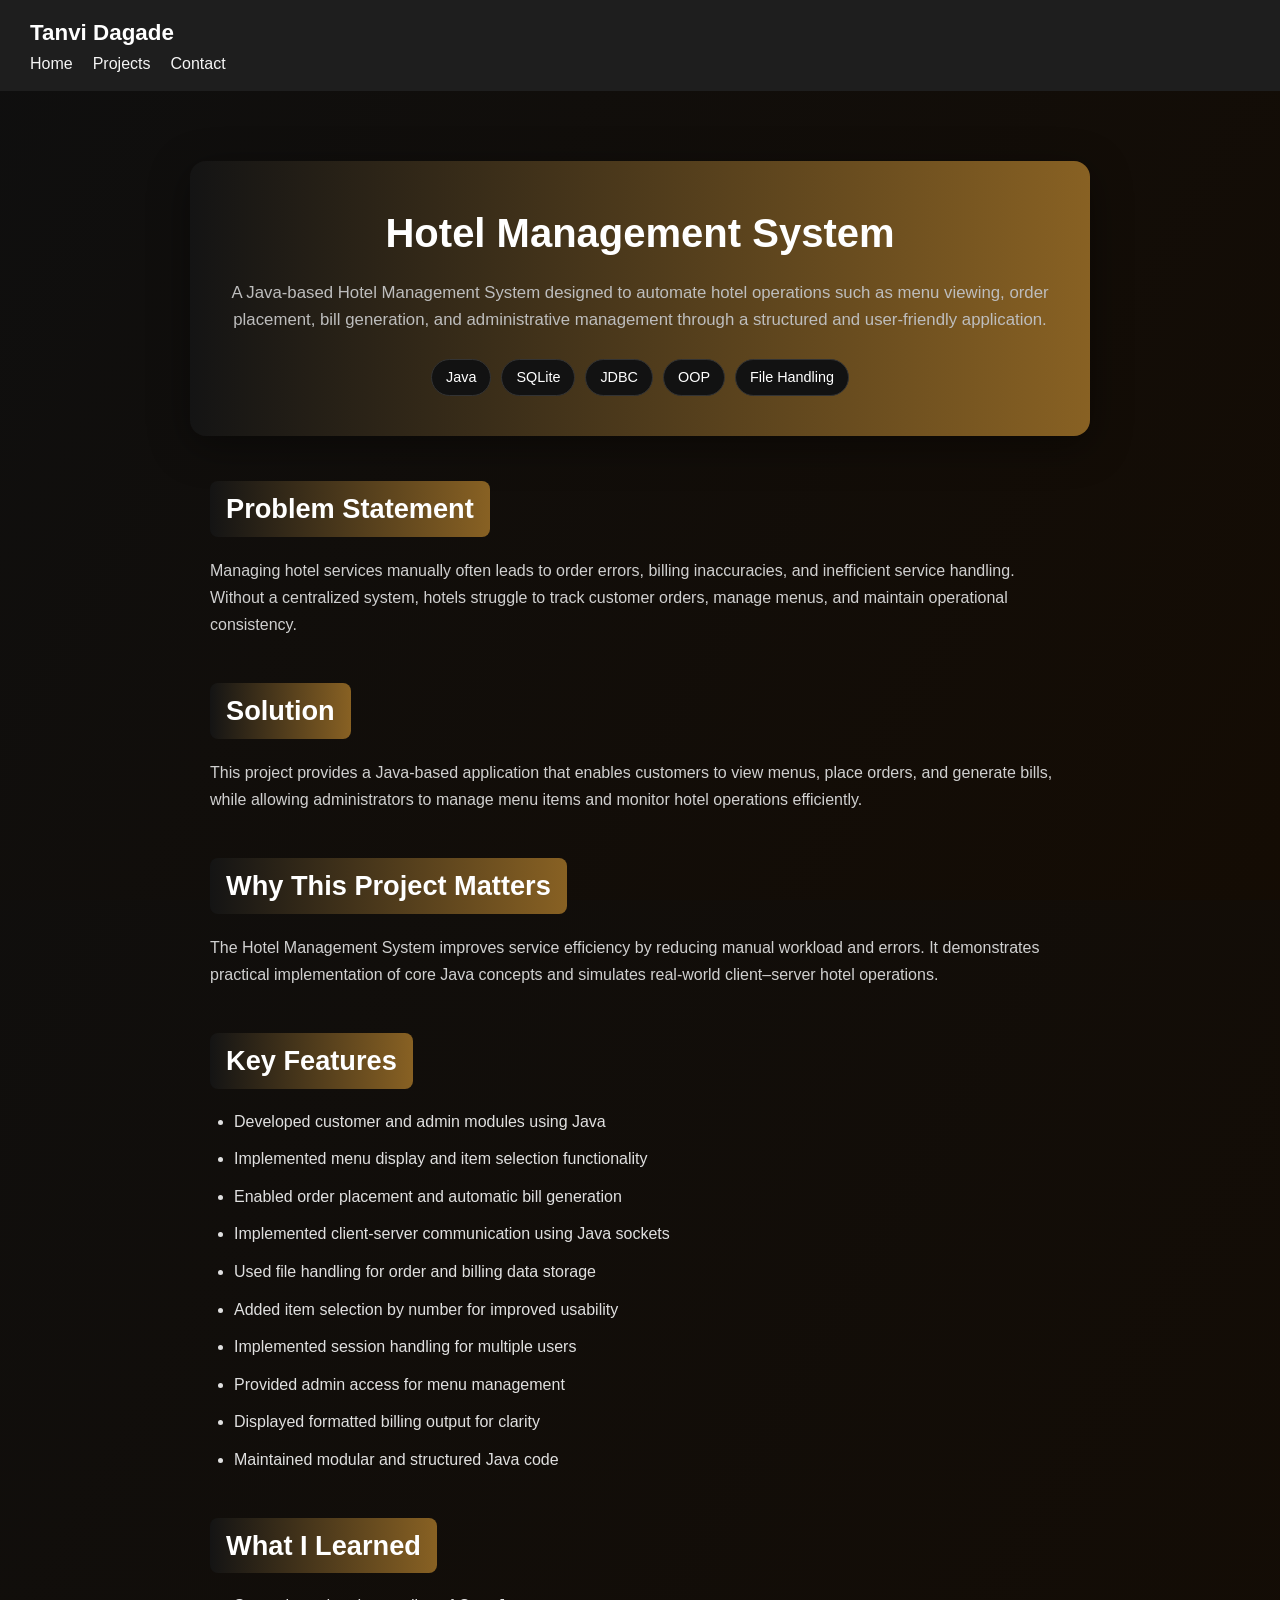
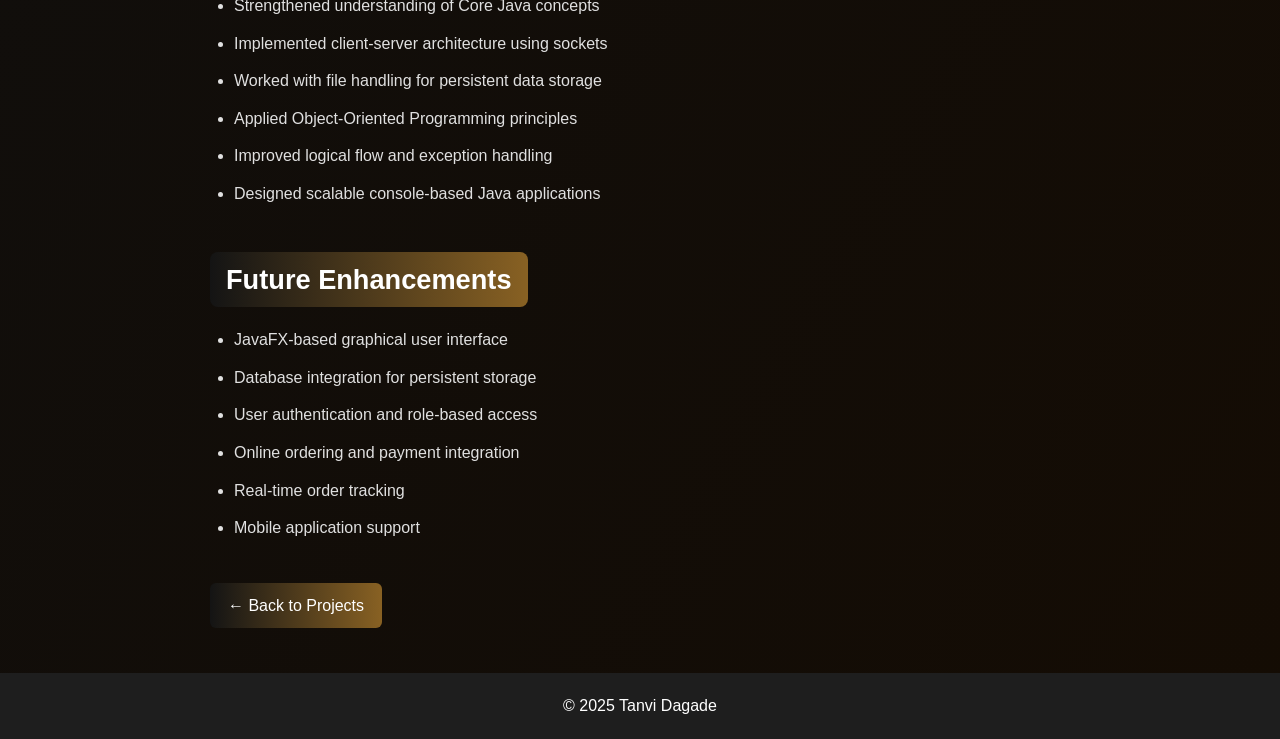
<file: Projects/hotel-management.html>
<!DOCTYPE html>
<html lang="en">

<head>
    <meta charset="UTF-8">
    <title>Hotel Management System | Tanvi Dagade</title>
    <meta name="viewport" content="width=device-width, initial-scale=1.0">

    <!-- MAIN PORTFOLIO CSS -->
    <link rel="stylesheet" href="../style.css">

    <style>
        /* ===== HERO ===== */
        .project-hero {
            max-width: 900px;
            margin: 70px auto 40px;
            padding: 40px;
            text-align: center;
            border-radius: 16px;
            background: linear-gradient(90deg, #141414, #886123);
            box-shadow: 0 10px 40px rgba(0, 0, 0, 0.4);
        }

        .project-hero h1 {
            font-size: 2.5rem;
            margin-bottom: 15px;
        }

        .project-hero p {
            color: #bdbdbd;
            font-size: 1.05rem;
        }

        .tech-badges {
            display: flex;
            justify-content: center;
            flex-wrap: wrap;
            gap: 10px;
            margin-top: 20px;
        }

        /* ===== CONTENT ===== */
        .content-box {
            max-width: 900px;
            margin: 45px auto;
            padding: 0 20px;
        }

        .content-box h2 {
            display: inline-block;
            margin-bottom: 20px;
            padding: 6px 16px;
            border-radius: 8px;
            font-size: 1.7rem;
            background: linear-gradient(90deg, #141414, #886123);
        }

        .content-box p {
            color: #d0d0d0;
            line-height: 1.7;
            margin-bottom: 20px;
        }

        /* ===== BULLETS (PERMANENT FIX) ===== */
        .content-box ul {
            list-style-type: disc;
            list-style-position: outside;
            padding-left: 24px;
            margin: 0;
        }

        .content-box ul li {
            margin-bottom: 12px;
            line-height: 1.6;
            color: #e0e0e0;
        }

        /* ===== BACK BUTTON ===== */
        .back-btn {
            display: inline-block;
            margin-top: 30px;
            padding: 10px 18px;
            border-radius: 6px;
            text-decoration: none;
            color: #fff;
            background: linear-gradient(90deg, #141414, #886123);
            transition: transform 0.3s ease;
        }

        .back-btn:hover {
            transform: translateX(-6px);
        }

        /* ===== ANIMATIONS ===== */
        .reveal {
            opacity: 0;
            transform: translateY(40px);
            transition: all 0.8s ease;
        }

        .reveal.active {
            opacity: 1;
            transform: translateY(0);
        }

        /* ===== MOBILE ===== */
        @media (max-width: 600px) {
            .project-hero h1 {
                font-size: 2rem;
            }

            .content-box {
                margin: 35px auto;
            }
        }
    </style>
</head>

<body>

    <!-- HEADER -->
    <header>
        <h2 class="logo">Tanvi Dagade</h2>
        <ul class="nav-links">
            <li><a href="../index.html">Home</a></li>
            <li><a href="../index.html#projects">Projects</a></li>
            <li><a href="../index.html#contact">Contact</a></li>
        </ul>
    </header>

    <!-- HERO -->
    <section class="project-hero reveal">
        <h1>Hotel Management System</h1>
        <p>
            A Java-based Hotel Management System designed to automate hotel operations such as
            menu viewing, order placement, bill generation, and administrative management through
            a structured and user-friendly application.
        </p>

        <div class="tech-badges">
            <span>Java</span>
            <span>SQLite</span>
            <span>JDBC</span>
            <span>OOP</span>
            <span>File Handling</span>
        </div>
    </section>

    <!-- PROBLEM -->
    <section class="content-box reveal">
        <h2>Problem Statement</h2>
        <p>
            Managing hotel services manually often leads to order errors, billing inaccuracies,
            and inefficient service handling. Without a centralized system, hotels struggle to
            track customer orders, manage menus, and maintain operational consistency.
        </p>
    </section>

    <!-- SOLUTION -->
    <section class="content-box reveal">
        <h2>Solution</h2>
        <p>
            This project provides a Java-based application that enables customers to view menus,
            place orders, and generate bills, while allowing administrators to manage menu items
            and monitor hotel operations efficiently.
        </p>
    </section>

    <section class="content-box reveal">
        <h2>Why This Project Matters</h2>
        <p>
            The Hotel Management System improves service efficiency by reducing manual
            workload and errors. It demonstrates practical implementation of core Java
            concepts and simulates real-world client–server hotel operations.
        </p>
    </section>

    <!-- FEATURES -->
    <section class="content-box reveal">
        <h2>Key Features</h2>
        <ul>
            <li>Developed customer and admin modules using Java</li>
            <li>Implemented menu display and item selection functionality</li>
            <li>Enabled order placement and automatic bill generation</li>
            <li>Implemented client-server communication using Java sockets</li>
            <li>Used file handling for order and billing data storage</li>
            <li>Added item selection by number for improved usability</li>
            <li>Implemented session handling for multiple users</li>
            <li>Provided admin access for menu management</li>
            <li>Displayed formatted billing output for clarity</li>
            <li>Maintained modular and structured Java code</li>
        </ul>

    </section>

    <!-- LEARNINGS -->
    <section class="content-box reveal">
        <h2>What I Learned</h2>
        <ul>
            <li>Strengthened understanding of Core Java concepts</li>
            <li>Implemented client-server architecture using sockets</li>
            <li>Worked with file handling for persistent data storage</li>
            <li>Applied Object-Oriented Programming principles</li>
            <li>Improved logical flow and exception handling</li>
            <li>Designed scalable console-based Java applications</li>
        </ul>

    </section>

    <!-- FUTURE -->
    <section class="content-box reveal">
        <h2>Future Enhancements</h2>
        <ul>
            <li>JavaFX-based graphical user interface</li>
            <li>Database integration for persistent storage</li>
            <li>User authentication and role-based access</li>
            <li>Online ordering and payment integration</li>
            <li>Real-time order tracking</li>
            <li>Mobile application support</li>
        </ul>

        <a href="../index.html#projects" class="back-btn">← Back to Projects</a>
    </section>

    <!-- FOOTER -->
    <footer>
        <p>© 2025 Tanvi Dagade</p>
    </footer>

    <!-- JS -->
    <script>
        document.addEventListener("DOMContentLoaded", () => {
            const elements = document.querySelectorAll(".reveal");

            const observer = new IntersectionObserver(entries => {
                entries.forEach(entry => {
                    if (entry.isIntersecting) {
                        entry.target.classList.add("active");
                    }
                });
            }, { threshold: 0.15 });

            elements.forEach(el => observer.observe(el));
        });
    </script>

</body>

</html>
</file>
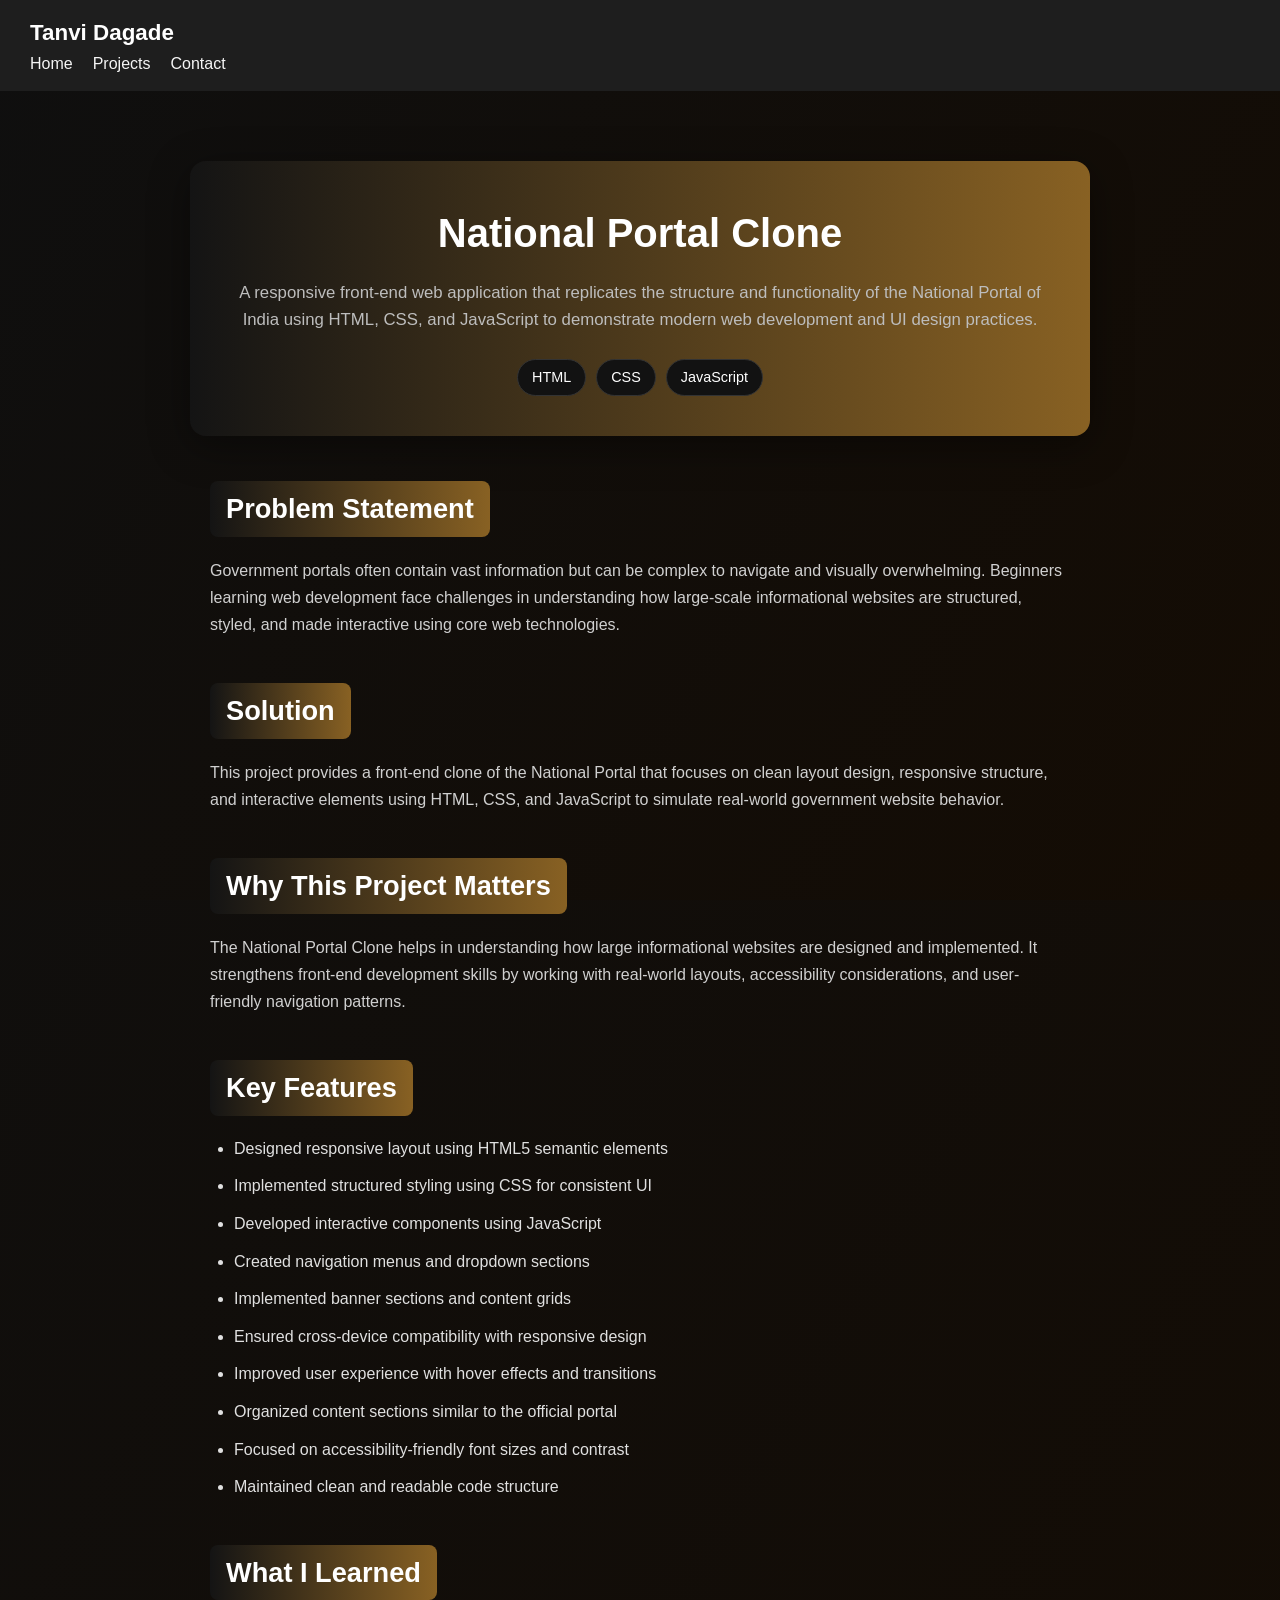
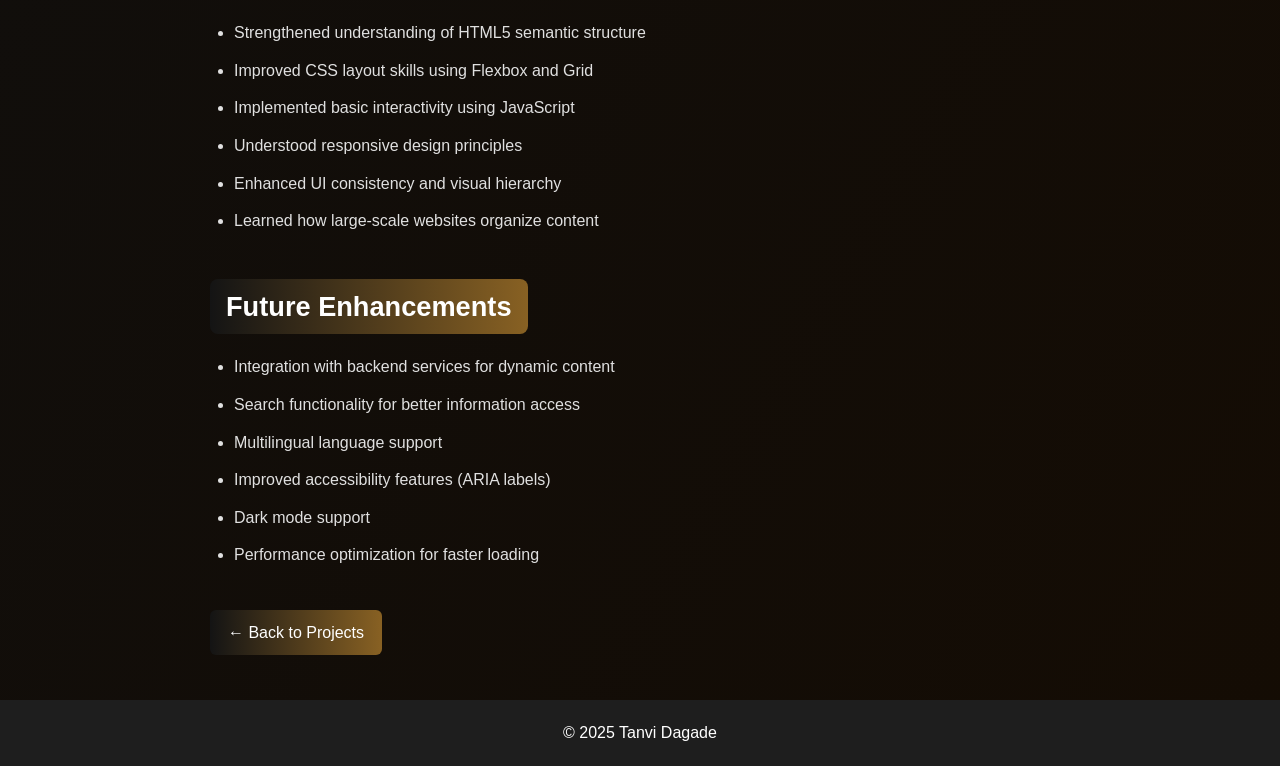
<file: Projects/national-portal.html>
<!DOCTYPE html>
<html lang="en">

<head>
    <meta charset="UTF-8">
    <title>National Portal Clone | Tanvi Dagade</title>
    <meta name="viewport" content="width=device-width, initial-scale=1.0">

    <!-- MAIN PORTFOLIO CSS -->
    <link rel="stylesheet" href="../style.css">

    <style>
        /* ===== HERO ===== */
        .project-hero {
            max-width: 900px;
            margin: 70px auto 40px;
            padding: 40px;
            text-align: center;
            border-radius: 16px;
            background: linear-gradient(90deg, #141414, #886123);
            box-shadow: 0 10px 40px rgba(0, 0, 0, 0.4);
        }

        .project-hero h1 {
            font-size: 2.5rem;
            margin-bottom: 15px;
        }

        .project-hero p {
            color: #bdbdbd;
            font-size: 1.05rem;
        }

        .tech-badges {
            display: flex;
            justify-content: center;
            flex-wrap: wrap;
            gap: 10px;
            margin-top: 20px;
        }

        /* ===== CONTENT ===== */
        .content-box {
            max-width: 900px;
            margin: 45px auto;
            padding: 0 20px;
        }

        .content-box h2 {
            display: inline-block;
            margin-bottom: 20px;
            padding: 6px 16px;
            border-radius: 8px;
            font-size: 1.7rem;
            background: linear-gradient(90deg, #141414, #886123);
        }

        .content-box p {
            color: #d0d0d0;
            line-height: 1.7;
            margin-bottom: 20px;
        }

        /* ===== BULLETS (PERMANENT FIX) ===== */
        .content-box ul {
            list-style-type: disc;
            list-style-position: outside;
            padding-left: 24px;
            margin: 0;
        }

        .content-box ul li {
            margin-bottom: 12px;
            line-height: 1.6;
            color: #e0e0e0;
        }

        /* ===== BACK BUTTON ===== */
        .back-btn {
            display: inline-block;
            margin-top: 30px;
            padding: 10px 18px;
            border-radius: 6px;
            text-decoration: none;
            color: #fff;
            background: linear-gradient(90deg, #141414, #886123);
            transition: transform 0.3s ease;
        }

        .back-btn:hover {
            transform: translateX(-6px);
        }

        /* ===== ANIMATIONS ===== */
        .reveal {
            opacity: 0;
            transform: translateY(40px);
            transition: all 0.8s ease;
        }

        .reveal.active {
            opacity: 1;
            transform: translateY(0);
        }

        /* ===== MOBILE ===== */
        @media (max-width: 600px) {
            .project-hero h1 {
                font-size: 2rem;
            }

            .content-box {
                margin: 35px auto;
            }
        }
    </style>
</head>

<body>

    <!-- HEADER -->
    <header>
        <h2 class="logo">Tanvi Dagade</h2>
        <ul class="nav-links">
            <li><a href="../index.html">Home</a></li>
            <li><a href="../index.html#projects">Projects</a></li>
            <li><a href="../index.html#contact">Contact</a></li>
        </ul>
    </header>

    <!-- HERO -->
    <section class="project-hero reveal">
        <h1>National Portal Clone</h1>
        <p>
            A responsive front-end web application that replicates the
            structure and functionality of the National Portal of India using
            HTML, CSS, and JavaScript to demonstrate modern web development
            and UI design practices.
        </p>

        <div class="tech-badges">
            <span>HTML</span>
            <span>CSS</span>
            <span>JavaScript</span>
        </div>
    </section>

    <!-- PROBLEM -->
    <section class="content-box reveal">
        <h2>Problem Statement</h2>
        <p>
            Government portals often contain vast information but can be complex
            to navigate and visually overwhelming. Beginners learning web development
            face challenges in understanding how large-scale informational websites
            are structured, styled, and made interactive using core web technologies.
        </p>
    </section>

    <!-- SOLUTION -->
    <section class="content-box reveal">
        <h2>Solution</h2>
        <p>
            This project provides a front-end clone of the National Portal that focuses
            on clean layout design, responsive structure, and interactive elements using
            HTML, CSS, and JavaScript to simulate real-world government website behavior.
        </p>
    </section>

    <section class="content-box reveal">
        <h2>Why This Project Matters</h2>
        <p>
            The National Portal Clone helps in understanding how large informational websites
            are designed and implemented. It strengthens front-end development skills by working
            with real-world layouts, accessibility considerations, and user-friendly navigation
            patterns.
        </p>
    </section>

    <!-- FEATURES -->
    <section class="content-box reveal">
        <h2>Key Features</h2>
        <ul>
            <li>Designed responsive layout using HTML5 semantic elements</li>
            <li>Implemented structured styling using CSS for consistent UI</li>
            <li>Developed interactive components using JavaScript</li>
            <li>Created navigation menus and dropdown sections</li>
            <li>Implemented banner sections and content grids</li>
            <li>Ensured cross-device compatibility with responsive design</li>
            <li>Improved user experience with hover effects and transitions</li>
            <li>Organized content sections similar to the official portal</li>
            <li>Focused on accessibility-friendly font sizes and contrast</li>
            <li>Maintained clean and readable code structure</li>
        </ul>

    </section>

    <!-- LEARNINGS -->
    <section class="content-box reveal">
        <h2>What I Learned</h2>
        <ul>
            <li>Strengthened understanding of HTML5 semantic structure</li>
            <li>Improved CSS layout skills using Flexbox and Grid</li>
            <li>Implemented basic interactivity using JavaScript</li>
            <li>Understood responsive design principles</li>
            <li>Enhanced UI consistency and visual hierarchy</li>
            <li>Learned how large-scale websites organize content</li>

        </ul>

    </section>

    <!-- FUTURE -->
    <section class="content-box reveal">
        <h2>Future Enhancements</h2>
        <ul>
            <li>Integration with backend services for dynamic content</li>
            <li>Search functionality for better information access</li>
            <li>Multilingual language support</li>
            <li>Improved accessibility features (ARIA labels)</li>
            <li>Dark mode support</li>
            <li>Performance optimization for faster loading</li>
        </ul>

        <a href="../index.html#projects" class="back-btn">← Back to Projects</a>
    </section>

    <!-- FOOTER -->
    <footer>
        <p>© 2025 Tanvi Dagade</p>
    </footer>

    <!-- JS -->
    <script>
        document.addEventListener("DOMContentLoaded", () => {
            const elements = document.querySelectorAll(".reveal");

            const observer = new IntersectionObserver(entries => {
                entries.forEach(entry => {
                    if (entry.isIntersecting) {
                        entry.target.classList.add("active");
                    }
                });
            }, { threshold: 0.15 });

            elements.forEach(el => observer.observe(el));
        });
    </script>

</body>

</html>
</file>
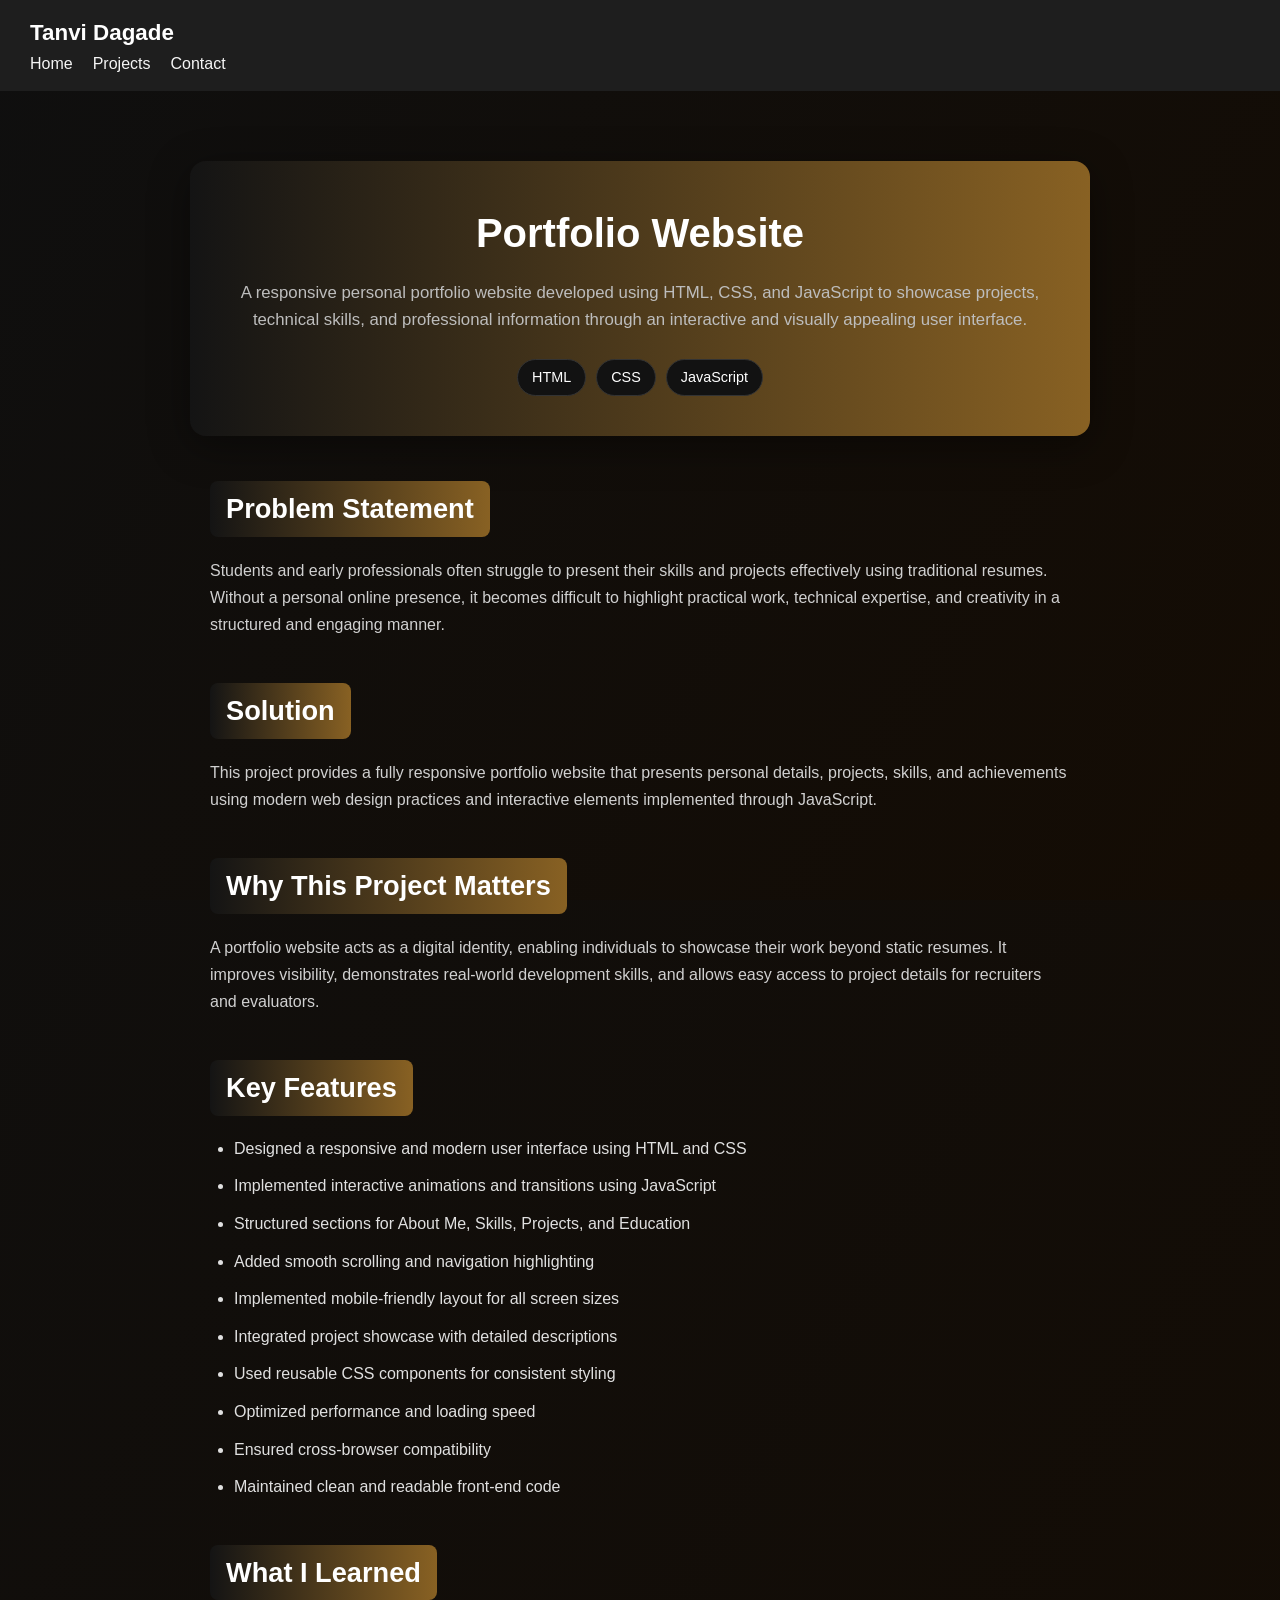
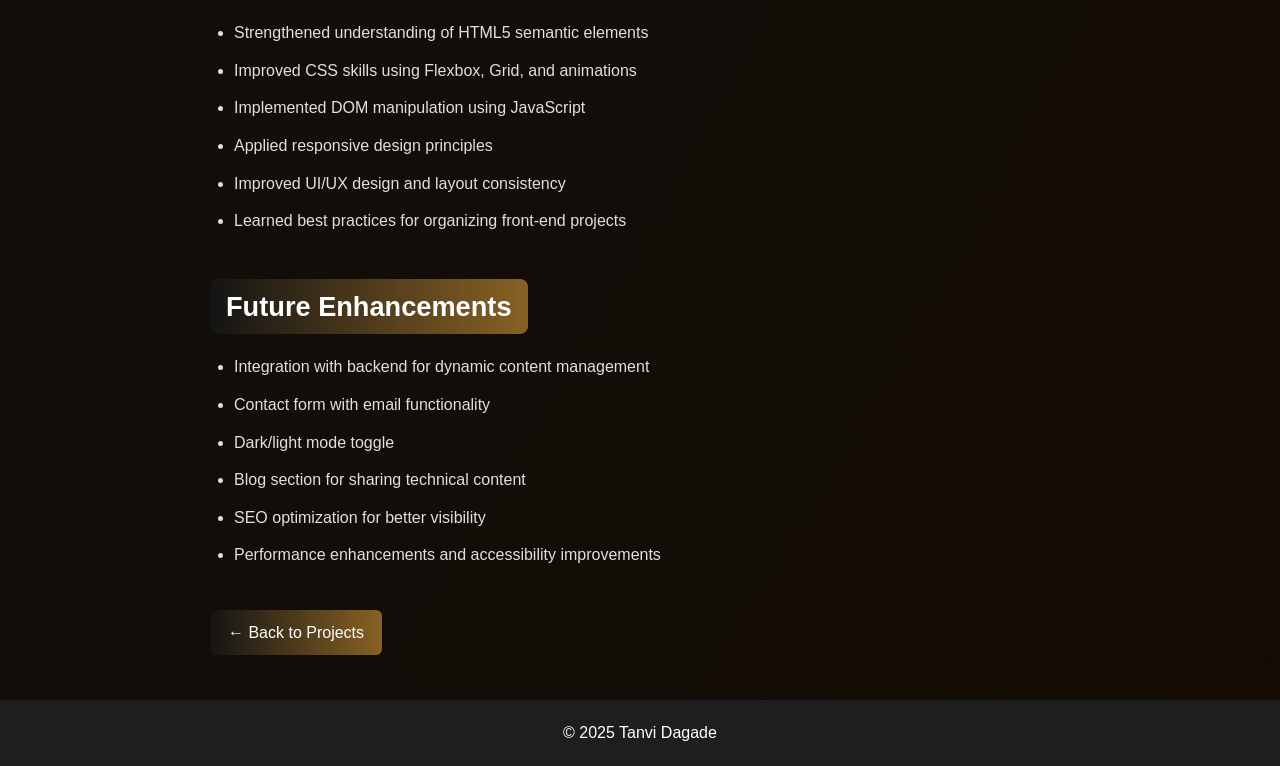
<file: Projects/portfolio.html>
<!DOCTYPE html>
<html lang="en">

<head>
    <meta charset="UTF-8">
    <title>Portfolio Website | Tanvi Dagade</title>
    <meta name="viewport" content="width=device-width, initial-scale=1.0">

    <!-- MAIN PORTFOLIO CSS -->
    <link rel="stylesheet" href="../style.css">

    <style>
        /* ===== HERO ===== */
        .project-hero {
            max-width: 900px;
            margin: 70px auto 40px;
            padding: 40px;
            text-align: center;
            border-radius: 16px;
            background: linear-gradient(90deg, #141414, #886123);
            box-shadow: 0 10px 40px rgba(0, 0, 0, 0.4);
        }

        .project-hero h1 {
            font-size: 2.5rem;
            margin-bottom: 15px;
        }

        .project-hero p {
            color: #bdbdbd;
            font-size: 1.05rem;
        }

        .tech-badges {
            display: flex;
            justify-content: center;
            flex-wrap: wrap;
            gap: 10px;
            margin-top: 20px;
        }

        /* ===== CONTENT ===== */
        .content-box {
            max-width: 900px;
            margin: 45px auto;
            padding: 0 20px;
        }

        .content-box h2 {
            display: inline-block;
            margin-bottom: 20px;
            padding: 6px 16px;
            border-radius: 8px;
            font-size: 1.7rem;
            background: linear-gradient(90deg, #141414, #886123);
        }

        .content-box p {
            color: #d0d0d0;
            line-height: 1.7;
            margin-bottom: 20px;
        }

        /* ===== BULLETS (PERMANENT FIX) ===== */
        .content-box ul {
            list-style-type: disc;
            list-style-position: outside;
            padding-left: 24px;
            margin: 0;
        }

        .content-box ul li {
            margin-bottom: 12px;
            line-height: 1.6;
            color: #e0e0e0;
        }

        /* ===== BACK BUTTON ===== */
        .back-btn {
            display: inline-block;
            margin-top: 30px;
            padding: 10px 18px;
            border-radius: 6px;
            text-decoration: none;
            color: #fff;
            background: linear-gradient(90deg, #141414, #886123);
            transition: transform 0.3s ease;
        }

        .back-btn:hover {
            transform: translateX(-6px);
        }

        /* ===== ANIMATIONS ===== */
        .reveal {
            opacity: 0;
            transform: translateY(40px);
            transition: all 0.8s ease;
        }

        .reveal.active {
            opacity: 1;
            transform: translateY(0);
        }

        /* ===== MOBILE ===== */
        @media (max-width: 600px) {
            .project-hero h1 {
                font-size: 2rem;
            }

            .content-box {
                margin: 35px auto;
            }
        }
    </style>
</head>

<body>

    <!-- HEADER -->
    <header>
        <h2 class="logo">Tanvi Dagade</h2>
        <ul class="nav-links">
            <li><a href="../index.html">Home</a></li>
            <li><a href="../index.html#projects">Projects</a></li>
            <li><a href="../index.html#contact">Contact</a></li>
        </ul>
    </header>

    <!-- HERO -->
    <section class="project-hero reveal">
        <h1>Portfolio Website</h1>
        <p>
            A responsive personal portfolio website developed using HTML, CSS, and JavaScript
            to showcase projects, technical skills, and professional information through an
            interactive and visually appealing user interface.
        </p>

        <div class="tech-badges">
            <span>HTML</span>
            <span>CSS</span>
            <span>JavaScript</span>
        </div>
    </section>

    <!-- PROBLEM -->
    <section class="content-box reveal">
        <h2>Problem Statement</h2>
        <p>
            Students and early professionals often struggle to present their skills and
            projects effectively using traditional resumes. Without a personal online presence,
            it becomes difficult to highlight practical work, technical expertise, and creativity
            in a structured and engaging manner.
        </p>
    </section>

    <!-- SOLUTION -->
    <section class="content-box reveal">
        <h2>Solution</h2>
        <p>
            This project provides a fully responsive portfolio website that presents
            personal details, projects, skills, and achievements using modern web design
            practices and interactive elements implemented through JavaScript.
        </p>
    </section>

    <section class="content-box reveal">
        <h2>Why This Project Matters</h2>
        <p>
            A portfolio website acts as a digital identity, enabling individuals to showcase
            their work beyond static resumes. It improves visibility, demonstrates real-world
            development skills, and allows easy access to project details for recruiters and
            evaluators.
        </p>
    </section>

    <!-- FEATURES -->
    <section class="content-box reveal">
        <h2>Key Features</h2>
        <ul>
            <li>Designed a responsive and modern user interface using HTML and CSS</li>
            <li>Implemented interactive animations and transitions using JavaScript</li>
            <li>Structured sections for About Me, Skills, Projects, and Education</li>
            <li>Added smooth scrolling and navigation highlighting</li>
            <li>Implemented mobile-friendly layout for all screen sizes</li>
            <li>Integrated project showcase with detailed descriptions</li>
            <li>Used reusable CSS components for consistent styling</li>
            <li>Optimized performance and loading speed</li>
            <li>Ensured cross-browser compatibility</li>
            <li>Maintained clean and readable front-end code</li>
        </ul>

    </section>

    <!-- LEARNINGS -->
    <section class="content-box reveal">
        <h2>What I Learned</h2>
        <ul>
            <li>Strengthened understanding of HTML5 semantic elements</li>
            <li>Improved CSS skills using Flexbox, Grid, and animations</li>
            <li>Implemented DOM manipulation using JavaScript</li>
            <li>Applied responsive design principles</li>
            <li>Improved UI/UX design and layout consistency</li>
            <li>Learned best practices for organizing front-end projects</li>
        </ul>

    </section>

    <!-- FUTURE -->
    <section class="content-box reveal">
        <h2>Future Enhancements</h2>
        <ul>
            <li>Integration with backend for dynamic content management</li>
            <li>Contact form with email functionality</li>
            <li>Dark/light mode toggle</li>
            <li>Blog section for sharing technical content</li>
            <li>SEO optimization for better visibility</li>
            <li>Performance enhancements and accessibility improvements</li>

        </ul>

        <a href="../index.html#projects" class="back-btn">← Back to Projects</a>
    </section>

    <!-- FOOTER -->
    <footer>
        <p>© 2025 Tanvi Dagade</p>
    </footer>

    <!-- JS -->
    <script>
        document.addEventListener("DOMContentLoaded", () => {
            const elements = document.querySelectorAll(".reveal");

            const observer = new IntersectionObserver(entries => {
                entries.forEach(entry => {
                    if (entry.isIntersecting) {
                        entry.target.classList.add("active");
                    }
                });
            }, { threshold: 0.15 });

            elements.forEach(el => observer.observe(el));
        });
    </script>

</body>

</html>
</file>
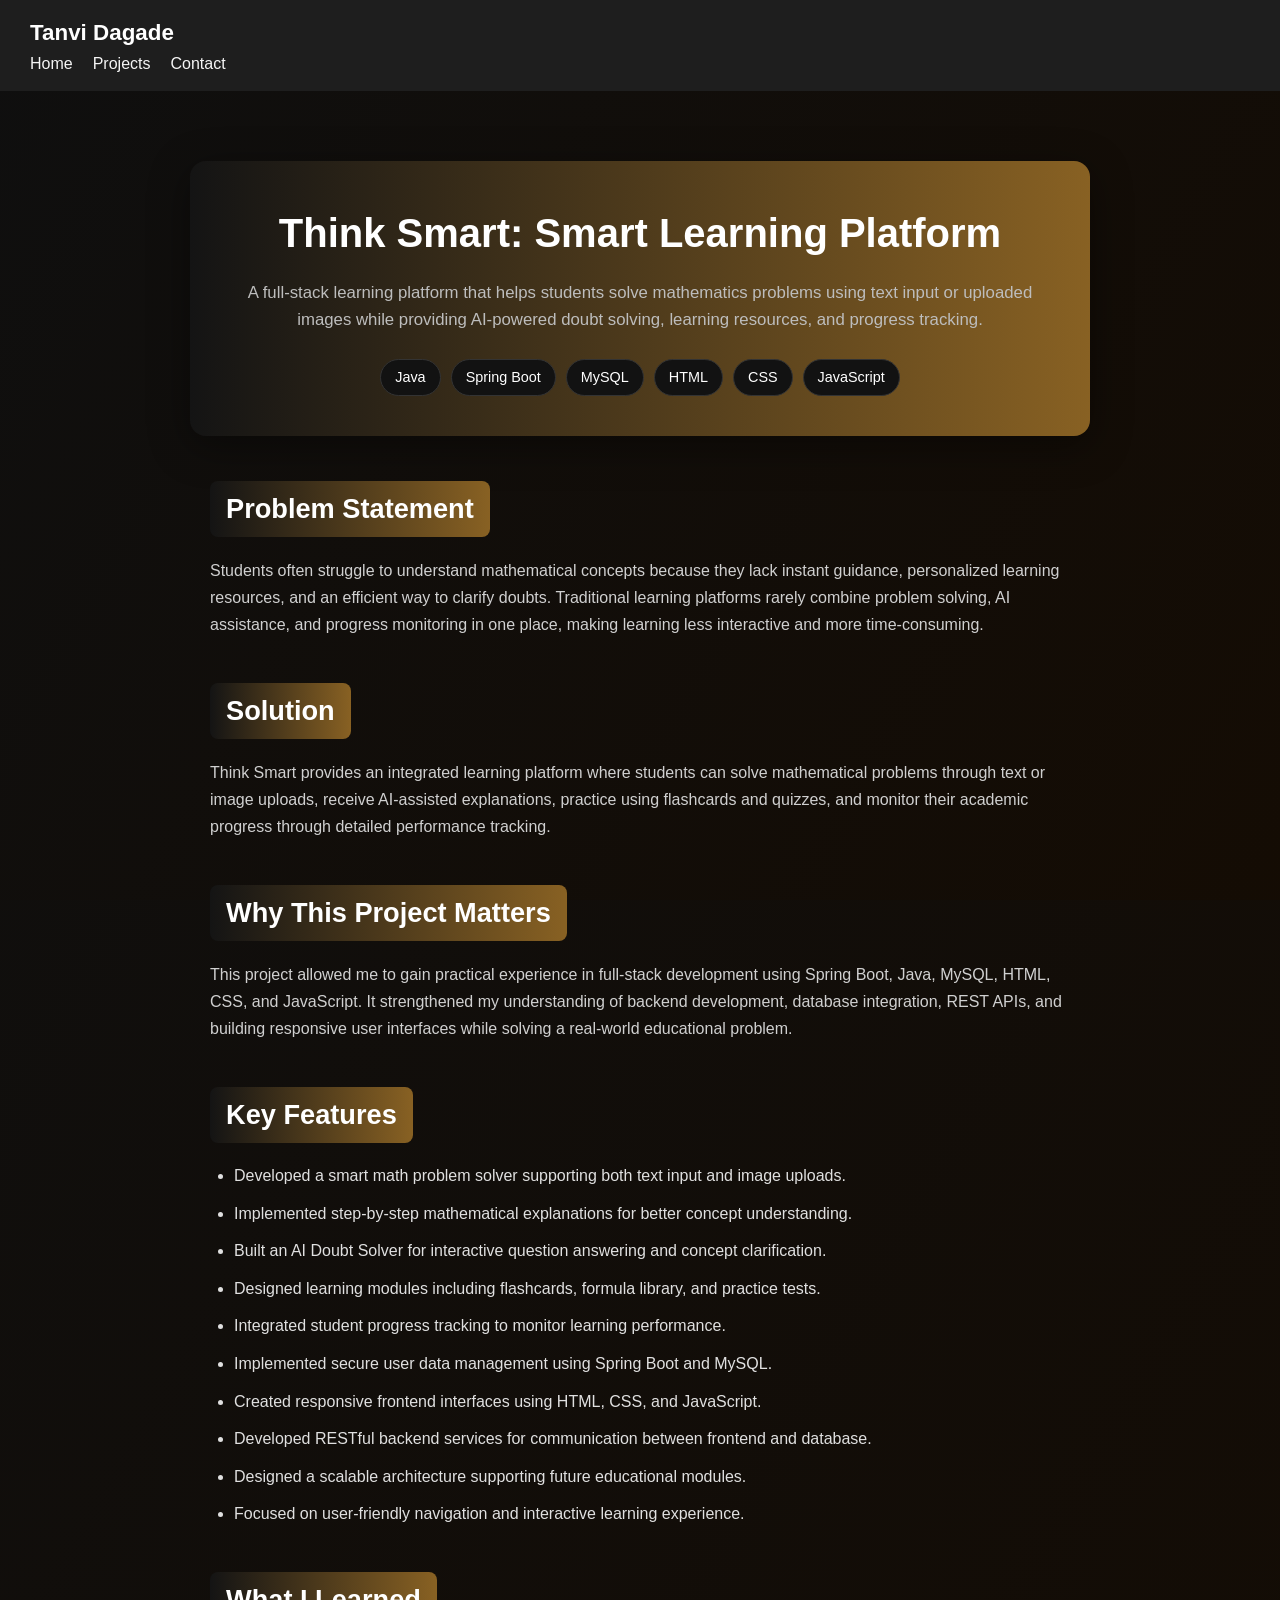
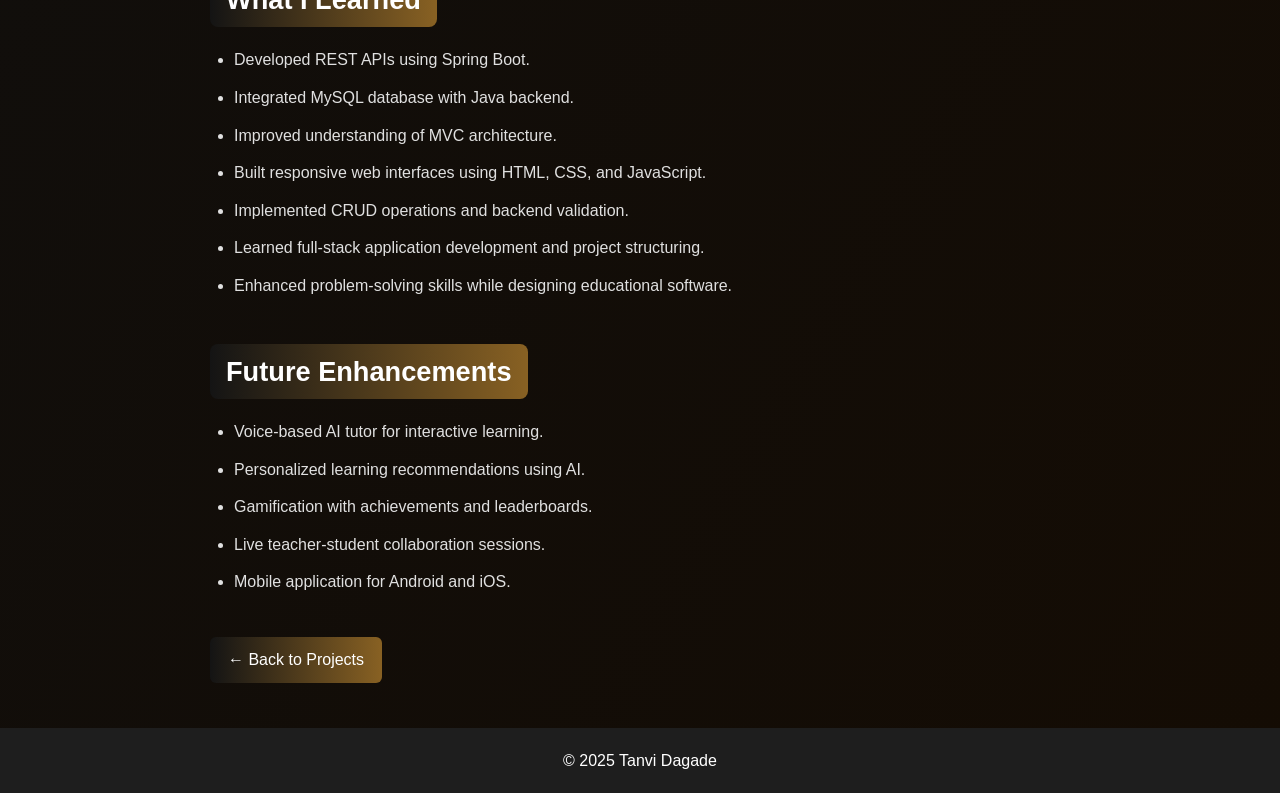
<file: projects/think-smart.html>
<!DOCTYPE html>
<html lang="en">

<head>
    <meta charset="UTF-8">
    <title>Think Smart | Tanvi Dagade</title>
    <meta name="viewport" content="width=device-width, initial-scale=1.0">

    <!-- MAIN PORTFOLIO CSS -->
    <link rel="stylesheet" href="../style.css">

    <style>
        /* ===== HERO ===== */
        .project-hero {
            max-width: 900px;
            margin: 70px auto 40px;
            padding: 40px;
            text-align: center;
            border-radius: 16px;
            background: linear-gradient(90deg, #141414, #886123);
            box-shadow: 0 10px 40px rgba(0, 0, 0, 0.4);
        }

        .project-hero h1 {
            font-size: 2.5rem;
            margin-bottom: 15px;
        }

        .project-hero p {
            color: #bdbdbd;
            font-size: 1.05rem;
        }

        .tech-badges {
            display: flex;
            justify-content: center;
            flex-wrap: wrap;
            gap: 10px;
            margin-top: 20px;
        }

        /* ===== CONTENT ===== */
        .content-box {
            max-width: 900px;
            margin: 45px auto;
            padding: 0 20px;
        }

        .content-box h2 {
            display: inline-block;
            margin-bottom: 20px;
            padding: 6px 16px;
            border-radius: 8px;
            font-size: 1.7rem;
            background: linear-gradient(90deg, #141414, #886123);
        }

        .content-box p {
            color: #d0d0d0;
            line-height: 1.7;
            margin-bottom: 20px;
        }

        .content-box ul {
            list-style-type: disc;
            list-style-position: outside;
            padding-left: 24px;
        }

        .content-box li {
            margin-bottom: 12px;
            color: #e0e0e0;
            line-height: 1.6;
        }

        .back-btn {
            display: inline-block;
            margin-top: 30px;
            padding: 10px 18px;
            border-radius: 6px;
            text-decoration: none;
            color: #fff;
            background: linear-gradient(90deg, #141414, #886123);
            transition: transform .3s ease;
        }

        .back-btn:hover {
            transform: translateX(-6px);
        }

        .reveal {
            opacity: 0;
            transform: translateY(40px);
            transition: .8s;
        }

        .reveal.active {
            opacity: 1;
            transform: translateY(0);
        }

        @media(max-width:600px) {
            .project-hero h1 {
                font-size: 2rem;
            }
        }
    </style>

</head>

<body>

    <header>
        <h2 class="logo">Tanvi Dagade</h2>

        <ul class="nav-links">
            <li><a href="../index.html">Home</a></li>
            <li><a href="../index.html#projects">Projects</a></li>
            <li><a href="../index.html#contact">Contact</a></li>
        </ul>
    </header>

    <!-- HERO -->

    <section class="project-hero reveal">

        <h1>Think Smart: Smart Learning Platform</h1>

        <p>
            A full-stack learning platform that helps students solve mathematics
            problems using text input or uploaded images while providing
            AI-powered doubt solving, learning resources, and progress tracking.
        </p>

        <div class="tech-badges">
            <span>Java</span>
            <span>Spring Boot</span>
            <span>MySQL</span>
            <span>HTML</span>
            <span>CSS</span>
            <span>JavaScript</span>
        </div>

    </section>


    <!-- PROBLEM -->

    <section class="content-box reveal">

        <h2>Problem Statement</h2>

        <p>
            Students often struggle to understand mathematical concepts because
            they lack instant guidance, personalized learning resources, and an
            efficient way to clarify doubts. Traditional learning platforms rarely
            combine problem solving, AI assistance, and progress monitoring in one
            place, making learning less interactive and more time-consuming.
        </p>

    </section>


    <!-- SOLUTION -->

    <section class="content-box reveal">

        <h2>Solution</h2>

        <p>
            Think Smart provides an integrated learning platform where students can
            solve mathematical problems through text or image uploads, receive
            AI-assisted explanations, practice using flashcards and quizzes, and
            monitor their academic progress through detailed performance tracking.
        </p>

    </section>


    <!-- WHY -->

    <section class="content-box reveal">

        <h2>Why This Project Matters</h2>

        <p>
            This project allowed me to gain practical experience in full-stack
            development using Spring Boot, Java, MySQL, HTML, CSS, and JavaScript.
            It strengthened my understanding of backend development, database
            integration, REST APIs, and building responsive user interfaces while
            solving a real-world educational problem.
        </p>

    </section>


    <!-- FEATURES -->

    <section class="content-box reveal">

        <h2>Key Features</h2>

        <ul>

            <li>Developed a smart math problem solver supporting both text input and image uploads.</li>

            <li>Implemented step-by-step mathematical explanations for better concept understanding.</li>

            <li>Built an AI Doubt Solver for interactive question answering and concept clarification.</li>

            <li>Designed learning modules including flashcards, formula library, and practice tests.</li>

            <li>Integrated student progress tracking to monitor learning performance.</li>

            <li>Implemented secure user data management using Spring Boot and MySQL.</li>

            <li>Created responsive frontend interfaces using HTML, CSS, and JavaScript.</li>

            <li>Developed RESTful backend services for communication between frontend and database.</li>

            <li>Designed a scalable architecture supporting future educational modules.</li>

            <li>Focused on user-friendly navigation and interactive learning experience.</li>

        </ul>

    </section>


    <!-- LEARNINGS -->

    <section class="content-box reveal">

        <h2>What I Learned</h2>

        <ul>

            <li>Developed REST APIs using Spring Boot.</li>

            <li>Integrated MySQL database with Java backend.</li>

            <li>Improved understanding of MVC architecture.</li>

            <li>Built responsive web interfaces using HTML, CSS, and JavaScript.</li>

            <li>Implemented CRUD operations and backend validation.</li>

            <li>Learned full-stack application development and project structuring.</li>

            <li>Enhanced problem-solving skills while designing educational software.</li>

        </ul>

    </section>


    <!-- FUTURE -->

    <section class="content-box reveal">

        <h2>Future Enhancements</h2>

        <ul>

            <li>Voice-based AI tutor for interactive learning.</li>

            <li>Personalized learning recommendations using AI.</li>

            <li>Gamification with achievements and leaderboards.</li>

            <li>Live teacher-student collaboration sessions.</li>

            <li>Mobile application for Android and iOS.</li>

        </ul>

        <a href="../index.html#projects" class="back-btn">
            ← Back to Projects
        </a>

    </section>


    <footer>
        <p>© 2025 Tanvi Dagade</p>
    </footer>


    <script>

        document.addEventListener("DOMContentLoaded", () => {

            const elements = document.querySelectorAll(".reveal");

            const observer = new IntersectionObserver(entries => {

                entries.forEach(entry => {

                    if (entry.isIntersecting) {

                        entry.target.classList.add("active");

                    }

                });

            }, { threshold: .15 });

            elements.forEach(el => observer.observe(el));

        });

    </script>

</body>

</html>
</file>
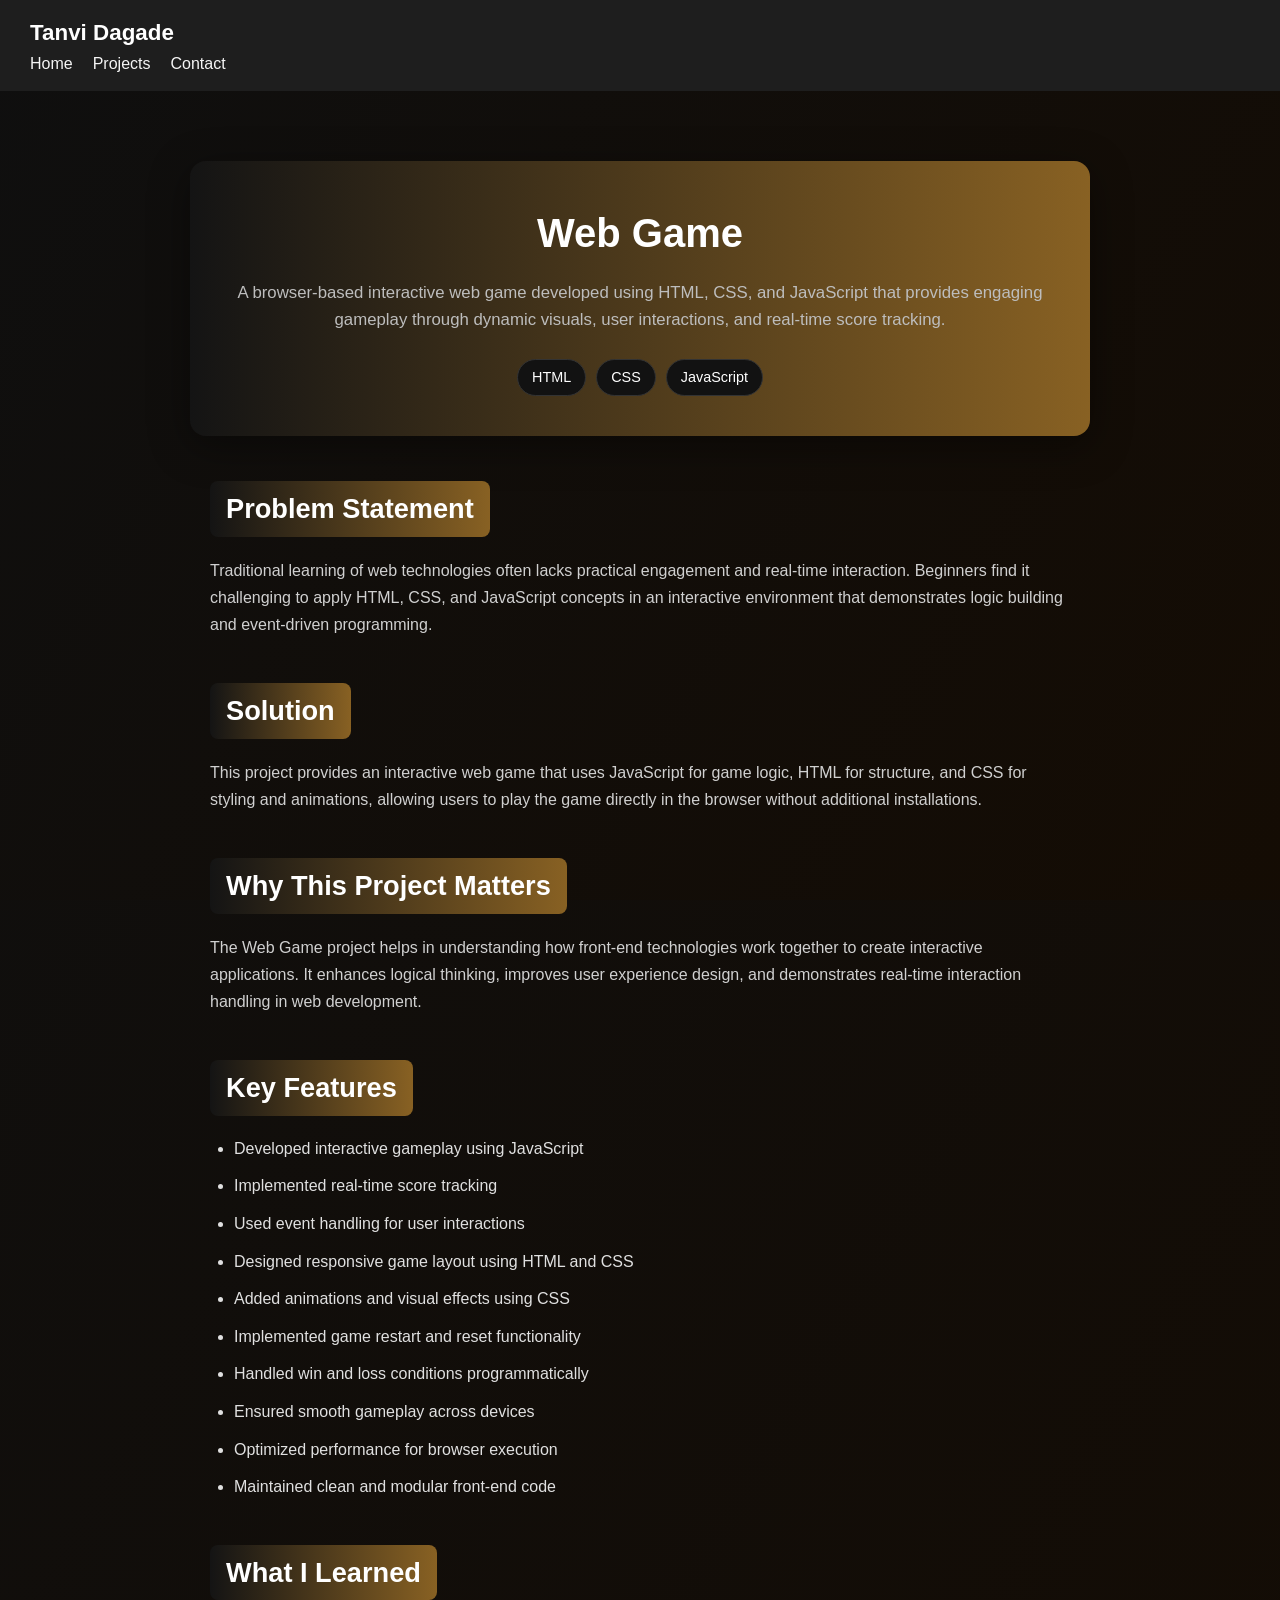
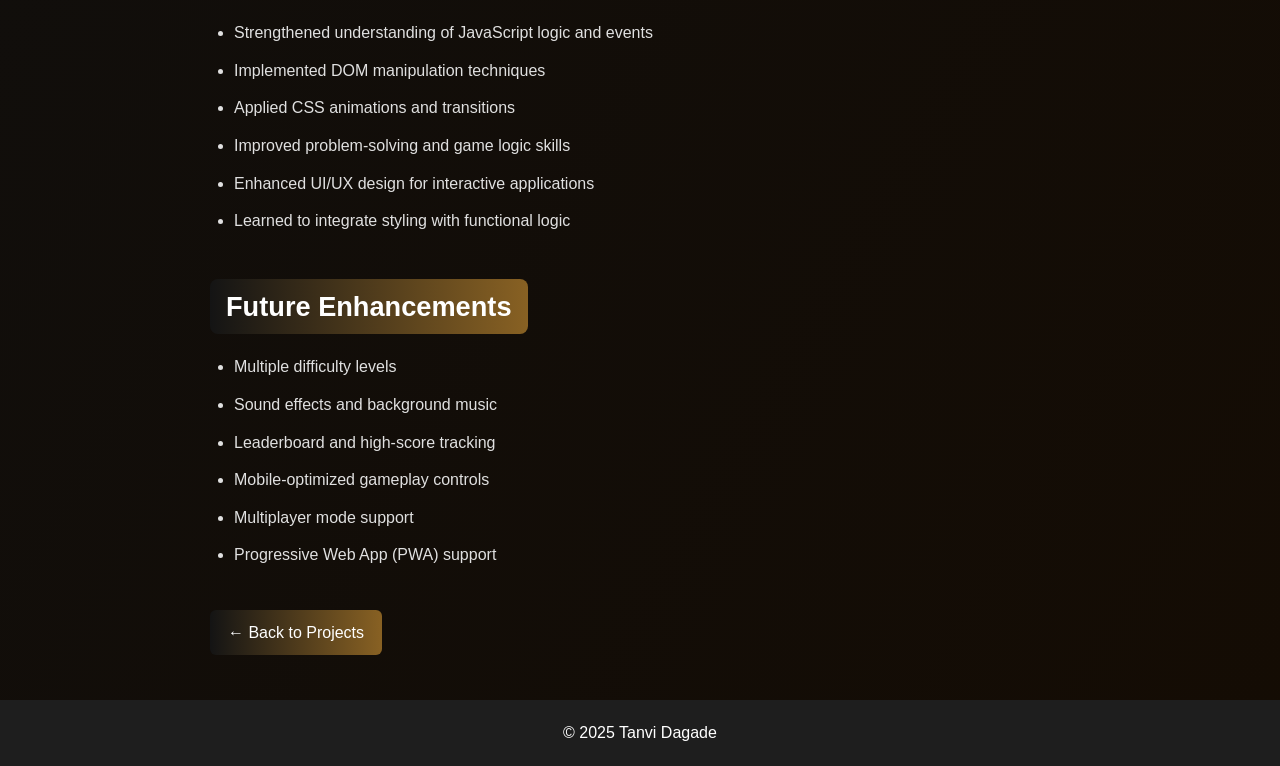
<file: Projects/web-game.html>
<!DOCTYPE html>
<html lang="en">

<head>
    <meta charset="UTF-8">
    <title>Web Game | Tanvi Dagade</title>
    <meta name="viewport" content="width=device-width, initial-scale=1.0">

    <!-- MAIN PORTFOLIO CSS -->
    <link rel="stylesheet" href="../style.css">

    <style>
        /* ===== HERO ===== */
        .project-hero {
            max-width: 900px;
            margin: 70px auto 40px;
            padding: 40px;
            text-align: center;
            border-radius: 16px;
            background: linear-gradient(90deg, #141414, #886123);
            box-shadow: 0 10px 40px rgba(0, 0, 0, 0.4);
        }

        .project-hero h1 {
            font-size: 2.5rem;
            margin-bottom: 15px;
        }

        .project-hero p {
            color: #bdbdbd;
            font-size: 1.05rem;
        }

        .tech-badges {
            display: flex;
            justify-content: center;
            flex-wrap: wrap;
            gap: 10px;
            margin-top: 20px;
        }

        /* ===== CONTENT ===== */
        .content-box {
            max-width: 900px;
            margin: 45px auto;
            padding: 0 20px;
        }

        .content-box h2 {
            display: inline-block;
            margin-bottom: 20px;
            padding: 6px 16px;
            border-radius: 8px;
            font-size: 1.7rem;
            background: linear-gradient(90deg, #141414, #886123);
        }

        .content-box p {
            color: #d0d0d0;
            line-height: 1.7;
            margin-bottom: 20px;
        }

        /* ===== BULLETS (PERMANENT FIX) ===== */
        .content-box ul {
            list-style-type: disc;
            list-style-position: outside;
            padding-left: 24px;
            margin: 0;
        }

        .content-box ul li {
            margin-bottom: 12px;
            line-height: 1.6;
            color: #e0e0e0;
        }

        /* ===== BACK BUTTON ===== */
        .back-btn {
            display: inline-block;
            margin-top: 30px;
            padding: 10px 18px;
            border-radius: 6px;
            text-decoration: none;
            color: #fff;
            background: linear-gradient(90deg, #141414, #886123);
            transition: transform 0.3s ease;
        }

        .back-btn:hover {
            transform: translateX(-6px);
        }

        /* ===== ANIMATIONS ===== */
        .reveal {
            opacity: 0;
            transform: translateY(40px);
            transition: all 0.8s ease;
        }

        .reveal.active {
            opacity: 1;
            transform: translateY(0);
        }

        /* ===== MOBILE ===== */
        @media (max-width: 600px) {
            .project-hero h1 {
                font-size: 2rem;
            }

            .content-box {
                margin: 35px auto;
            }
        }
    </style>
</head>

<body>

    <!-- HEADER -->
    <header>
        <h2 class="logo">Tanvi Dagade</h2>
        <ul class="nav-links">
            <li><a href="../index.html">Home</a></li>
            <li><a href="../index.html#projects">Projects</a></li>
            <li><a href="../index.html#contact">Contact</a></li>
        </ul>
    </header>

    <!-- HERO -->
    <section class="project-hero reveal">
        <h1>Web Game</h1>
        <p>
           A browser-based interactive web game developed using HTML, CSS, and JavaScript 
           that provides engaging gameplay through dynamic visuals, user interactions, and real-time 
           score tracking.
        </p>

        <div class="tech-badges">
            <span>HTML</span>
            <span>CSS</span>
            <span>JavaScript</span>
        </div>
    </section>

    <!-- PROBLEM -->
    <section class="content-box reveal">
        <h2>Problem Statement</h2>
        <p>
            Traditional learning of web technologies often lacks practical engagement and real-time 
            interaction. Beginners find it challenging to apply HTML, CSS, and JavaScript concepts in 
            an interactive environment that demonstrates logic building and event-driven programming.
        </p>
    </section>

    <!-- SOLUTION -->
    <section class="content-box reveal">
        <h2>Solution</h2>
        <p>
            This project provides an interactive web game that uses JavaScript for game logic, 
            HTML for structure, and CSS for styling and animations, allowing users to play the game 
            directly in the browser without additional installations.
        </p>
    </section>

    <section class="content-box reveal">
        <h2>Why This Project Matters</h2>
        <p>
            The Web Game project helps in understanding how front-end technologies work together 
            to create interactive applications. It enhances logical thinking, improves user experience 
            design, and demonstrates real-time interaction handling in web development.
        </p>
    </section>

    <!-- FEATURES -->
    <section class="content-box reveal">
        <h2>Key Features</h2>
        <ul>
            <li>Developed interactive gameplay using JavaScript</li>
<li>Implemented real-time score tracking</li>
<li>Used event handling for user interactions</li>
<li>Designed responsive game layout using HTML and CSS</li>
<li>Added animations and visual effects using CSS</li>
<li>Implemented game restart and reset functionality</li>
<li>Handled win and loss conditions programmatically</li>
<li>Ensured smooth gameplay across devices</li>
<li>Optimized performance for browser execution</li>
<li>Maintained clean and modular front-end code</li>

        </ul>

    </section>

    <!-- LEARNINGS -->
    <section class="content-box reveal">
        <h2>What I Learned</h2>
        <ul>
            <li>Strengthened understanding of JavaScript logic and events</li>
<li>Implemented DOM manipulation techniques</li>
<li>Applied CSS animations and transitions</li>
<li>Improved problem-solving and game logic skills</li>
<li>Enhanced UI/UX design for interactive applications</li>
<li>Learned to integrate styling with functional logic</li>
        </ul>

    </section>

    <!-- FUTURE -->
    <section class="content-box reveal">
        <h2>Future Enhancements</h2>
        <ul>
            <li>Multiple difficulty levels</li>
<li>Sound effects and background music</li>
<li>Leaderboard and high-score tracking</li>
<li>Mobile-optimized gameplay controls</li>
<li>Multiplayer mode support</li>
<li>Progressive Web App (PWA) support</li>
        </ul>

        <a href="../index.html#projects" class="back-btn">← Back to Projects</a>
    </section>

    <!-- FOOTER -->
    <footer>
        <p>© 2025 Tanvi Dagade</p>
    </footer>

    <!-- JS -->
    <script>
        document.addEventListener("DOMContentLoaded", () => {
            const elements = document.querySelectorAll(".reveal");

            const observer = new IntersectionObserver(entries => {
                entries.forEach(entry => {
                    if (entry.isIntersecting) {
                        entry.target.classList.add("active");
                    }
                });
            }, { threshold: 0.15 });

            elements.forEach(el => observer.observe(el));
        });
    </script>

</body>

</html>
</file>
<file: style.css>
/* ===== RESET ===== */
* {
    margin: 0;
    padding: 0;
    box-sizing: border-box;
    font-family: 'Segoe UI', Arial, sans-serif;
}

body {
    background: linear-gradient(
        120deg,
        #0f0f0f,
        #160b00,
        #5c3e0d,
        #140e05
    );
    background-size: 400% 400%;
    animation: floatingBackground 20s ease-in-out infinite;
    color: #fff;
    line-height: 1.6;
}

/* ===== NAVBAR ===== */
header {
    background: #1e1e1e;
    padding: 15px 30px;
    position: sticky;
    top: 0;
    z-index: 1000;
}

nav {
    display: flex;
    justify-content: space-between;
    align-items: center;
}

.logo {
    font-size: 1.4rem;
}

.nav-links {
    list-style: none;
    display: flex;
    gap: 20px;
}

.nav-links a {
    color: #f5f5f5;
    text-decoration: none;
    transition: color 0.3s;
}

.nav-links a:hover {
    color: #9e9e9e;
}

/* ===== SECTIONS ===== */
.section {
    padding: 60px 20px;
    text-align: center;
}

.section-title {
    font-size: 2rem;
    margin-bottom: 30px;
}

/* ===== HERO ===== */
.hero {
    height: 90vh;
    display: flex;
    justify-content: center;
    align-items: center;
    text-align: center;
}

.hero h1 {
    font-size: 2.6rem;
}

.highlight {
    color: #9e9e9e;
}

/* ===== BUTTON ===== */
.btn {
    background: #080808;
    color: #faf8f8;
    padding: 10px 20px;
    border-radius: 5px;
    text-decoration: none;
    display: inline-block;
    margin-top: 15px;
    transition: transform 0.3s;
}

.btn:hover {
    transform: translateY(-3px);
}

/* ===== EDUCATION ===== */
.education-grid {
    display: grid;
    grid-template-columns: repeat(3, 1fr);
    gap: 30px;
    max-width: 1100px;
    margin: 40px auto 0;
}

.education-card {
    background: rgba(255, 255, 255, 0.05);
    padding: 30px 25px;
    border-radius: 12px;
    transition: transform 0.3s ease, box-shadow 0.3s ease;
}

.education-card:hover {
    transform: translateY(-8px);
    box-shadow: 0 15px 30px rgba(0, 0, 0, 0.35);
}

.edu-header {
    display: flex;
    justify-content: space-between;
    align-items: center;
    margin-bottom: 12px;
}

.edu-icon {
    font-size: 1.6rem;
}

.edu-badge {
    background: #f5f3f3;
    color: #0e0d0d;
    font-size: 0.75rem;
    padding: 4px 10px;
    border-radius: 12px;
    border: 1px solid #333;
}

.edu-score {
    font-weight: bold;
    color: #f8f7f7;
    margin-top: 8px;
}

/* ===== SKILLS ===== */
.skills-grid {
   display: grid;
    grid-template-columns: repeat(3, 1fr);
    gap: 30px;
    max-width: 1100px;
    margin: 40px auto 0;
}

.skills-block {
    background: rgba(255, 255, 255, 0.05);
    padding: 30px 25px;
    border-radius: 12px;
    transition: transform 0.3s ease, box-shadow 0.3s ease;
}

.skills-block:hover {
   transform: translateY(-8px);
    box-shadow: 0 15px 30px rgba(0, 0, 0, 0.35);
}

.skills-block h3 {
    font-size: 1.3rem;
    margin-bottom: 12px;
    color: #ffffff;
}

.skill-tags {
    display: flex;
    flex-wrap: wrap;
    gap: 10px;
}

.skill-tags span {
    padding: 6px 14px;
    border-radius: 20px;
    background: #fcf9f9;
    border: 1px solid #333;
    font-size: 0.85rem;
    color: #0e0d0d;
    transition: all 0.3s ease;
}

.skill-tags span:hover {
    background: #9e9e9e;
    color: #121212;
    transform: translateY(-3px);
}

/* ===== PROJECTS ===== */
.projects-grid {
   display: grid;
    grid-template-columns: repeat(3, 1fr);
    gap: 30px;
    max-width: 1100px;
    margin: 40px auto 0;
}

.project-card {
    background: rgba(255, 255, 255, 0.05);
    padding: 30px 25px;
    border-radius: 12px;
    transition: transform 0.4s ease, box-shadow 0.4s ease;
    text-decoration: none;
    color: #f5f5f5;
    transition: transform 0.4s ease, box-shadow 0.4s ease;
}

.project-card:hover {
    transform: translateY(-8px);
    transform: translateY(-8px);
    box-shadow: 0 15px 30px rgba(0, 0, 0, 0.35);
}

/* ===== PROJECT DETAIL HERO ===== */
.project-hero {
    max-width: 900px;
    margin: 60px auto 40px;
    padding: 40px;
    background: linear-gradient(135deg, #2a2a2a, #1e1e1e);
    border-radius: 16px;
    text-align: left;
    box-shadow: 0 10px 40px rgba(0, 0, 0, 0.4);
}

.project-hero h1 {
    font-size: 2.5rem;
}

.project-hero p {
    color: #bdbdbd;
    margin: 15px 0 25px;
    font-size: 1.1rem;
}

.tech-badges {
    display: flex;
    flex-wrap: wrap;
    gap: 10px;
}

.tech-badges span {
    padding: 6px 14px;
    border-radius: 20px;
    background: #121212;
    border: 1px solid #333;
    font-size: 0.9rem;
    transition: transform 0.3s ease, box-shadow 0.3s ease;
}

.tech-badges span:hover {
    transform: translateY(-5px) scale(1.1);
    box-shadow: 0 5px 15px rgba(158, 158, 158, 0.4);
}

/* ===== CONTACT ===== */
form {
    max-width: 450px;
    margin: auto;
    display: flex;
    flex-direction: column;
    gap: 15px;
}

input,
textarea {
    padding: 12px;
    border-radius: 5px;
    border: none;
    background: #2a2a2a;
    color: #fff;
}

/* ===== FOOTER ===== */
footer {
    background: #1e1e1e;
    padding: 20px;
    text-align: center;
    margin-top: 40px;
}

/* ===== ANIMATIONS ===== */
.hidden {
    opacity: 0;
    transform: translateY(30px);
}

.fade-in {
    opacity: 1;
    transform: translateY(0);
    transition: 0.8s ease;
}

/* ===== RESPONSIVE ===== */
@media (max-width: 600px) {
    .section {
        padding: 45px 15px;
    }

    .education-card,
    .skills-block {
        padding: 18px;
    }

    .hero h1 {
        font-size: 2.1rem;
    }
}

.hero-content {
    max-width: 1000px;
    margin: 0 auto;
    text-align: center;
}

.hero-stats {
    display: flex;
    justify-content: center;
    align-items: center;
    gap: 50px;
    margin-top: 40px;
    flex-wrap: wrap; /* mobile safe */
}

.hero-stats div {
    text-align: center;
}

.hero-stats h3 {
    font-size: 1.8rem;
    font-weight: 600;
    margin-bottom: 5px;
    color: #ffffff;
}

.hero-stats p {
    font-size: 0.9rem;
    color: #cfcfcf;
    letter-spacing: 0.5px;
}

.what-i-do {
    text-align: center;
}

.what-grid {
    display: grid;
    grid-template-columns: repeat(3, 1fr);
    gap: 30px;
    max-width: 1100px;
    margin: 40px auto 0;
}

.what-card {
    background: rgba(255, 255, 255, 0.05);
    padding: 30px 25px;
    border-radius: 12px;
    transition: transform 0.3s ease, box-shadow 0.3s ease;
}

.what-card h3 {
    font-size: 1.3rem;
    margin-bottom: 12px;
    color: #ffffff;
}

.what-card p {
    font-size: 0.95rem;
    line-height: 1.6;
    color: #d6d6d6;
}

.what-card:hover {
    transform: translateY(-8px);
    box-shadow: 0 15px 30px rgba(0, 0, 0, 0.35);
}

@media (max-width: 900px) {
    .what-grid {
        grid-template-columns: 1fr;
    }
}

/* ===== UNIVERSAL CARD STYLE ===== */
.card {
    background: rgba(255, 255, 255, 0.06);
    padding: 28px 24px;
    border-radius: 14px;
    transition: transform 0.35s ease, box-shadow 0.35s ease;
}

.card:hover {
    transform: translateY(-8px);
    box-shadow: 0 18px 35px rgba(0, 0, 0, 0.35);
}

@keyframes floatingBackground {
    0% {
        background-position: 0% 50%;
    }
    50% {
        background-position: 100% 50%;
    }
    100% {
        background-position: 0% 50%;
    }
}

body::before {
    content: "";
    position: fixed;
    inset: 0;
    background: inherit;
    z-index: -1;
    animation: verticalFloat 12s ease-in-out infinite;
    transform-origin: center;
}

@keyframes verticalFloat {
    0% {
        transform: translateY(0px) scale(1);
    }
    50% {
        transform: translateY(-15px) scale(1.02);
    }
    100% {
        transform: translateY(0px) scale(1);
    }
}
</file>
